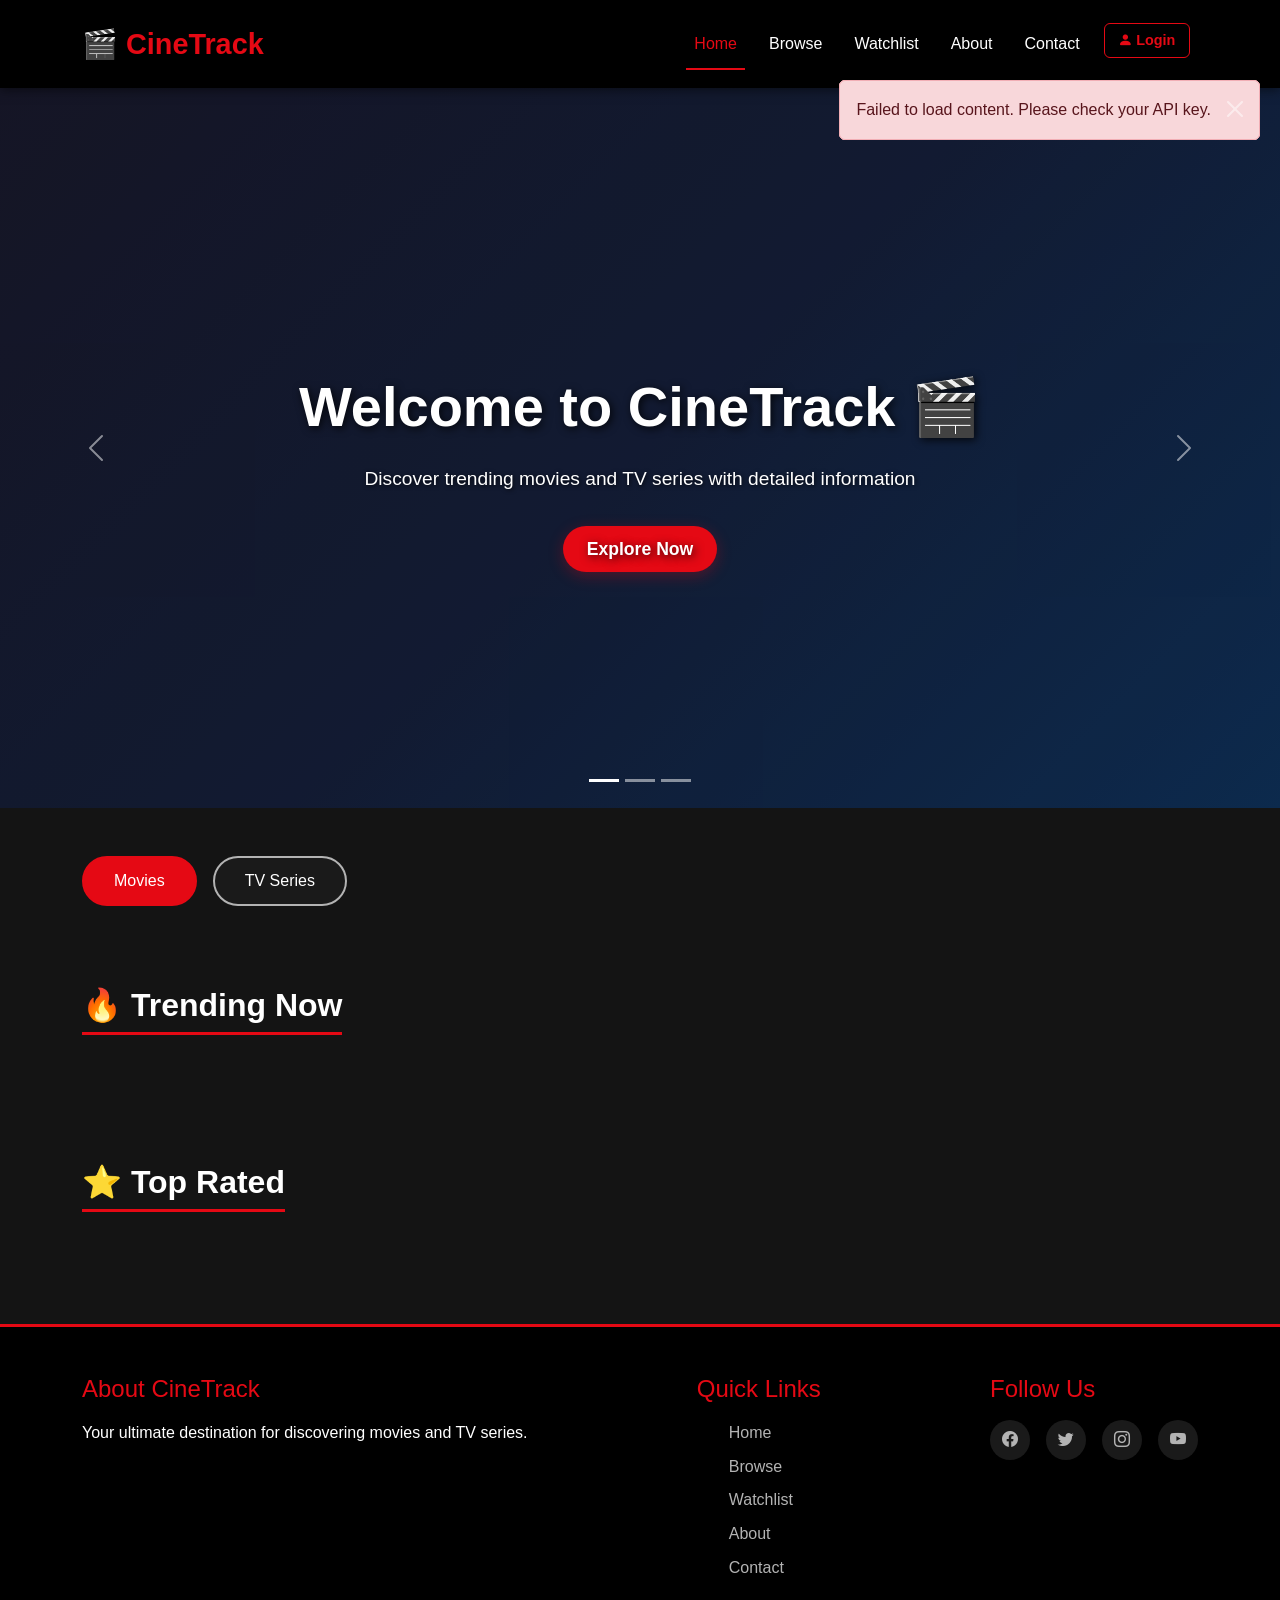
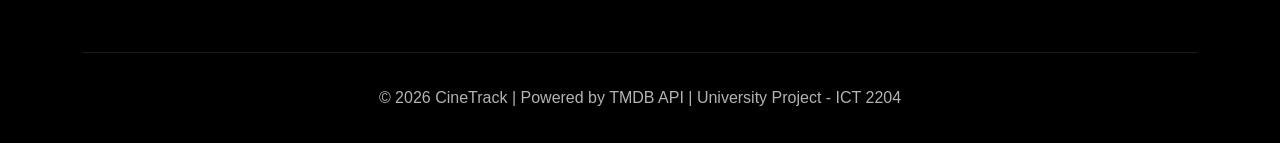
<file: index.html>
<!DOCTYPE html>
<html lang="en">
<head>
    <meta charset="UTF-8">
    <meta name="viewport" content="width=device-width, initial-scale=1.0">
    <meta name="description" content="CineTrack - Discover trending movies and TV series with detailed information, ratings, and personal watchlist">
    <title>CineTrack - Movie & TV Series Discovery</title>
    
    <!-- Bootstrap CSS -->
    <link href="https://cdn.jsdelivr.net/npm/bootstrap@5.3.0/dist/css/bootstrap.min.css" rel="stylesheet">
    <!-- Bootstrap Icons -->
    <link rel="stylesheet" href="https://cdn.jsdelivr.net/npm/bootstrap-icons@1.10.0/font/bootstrap-icons.css">
    <!-- Custom CSS -->
    <link rel="stylesheet" href="css/style.css">
</head>
<body>
    <!-- Navigation Bar -->
    <nav class="navbar navbar-expand-lg navbar-dark">
        <div class="container">
            <a class="navbar-brand" href="index.html">🎬 CineTrack</a>
            <button class="navbar-toggler" type="button" data-bs-toggle="collapse" data-bs-target="#navbarNav">
                <span class="navbar-toggler-icon"></span>
            </button>
            <div class="collapse navbar-collapse" id="navbarNav">
                <ul class="navbar-nav ms-auto">
                    <li class="nav-item">
                        <a class="nav-link active" href="index.html">Home</a>
                    </li>
                    <li class="nav-item">
                        <a class="nav-link" href="browse.html">Browse</a>
                    </li>
                    <li class="nav-item">
                        <a class="nav-link" href="watchlist.html" onclick="return checkWatchlistAccess(event)">Watchlist</a>
                    </li>
                    <li class="nav-item">
                        <a class="nav-link" href="about.html">About</a>
                    </li>
                    <li class="nav-item">
                        <a class="nav-link" href="contact.html">Contact</a>
                    </li>
                    <li class="nav-item auth-nav-item"></li>
                </ul>
            </div>
        </div>
    </nav>

    <!-- Featured Carousel -->
    <div id="featuredCarousel" class="carousel slide hero-section" data-bs-ride="carousel" data-bs-interval="5000">
        <div class="carousel-indicators" id="carouselIndicators">
            <!-- Dynamically generated -->
        </div>
        <div class="carousel-inner" id="carouselInner">
            <!-- Skeleton loader while TMDB images load -->
            <div class="carousel-item active">
                <div class="carousel-skeleton">
                    <div class="skeleton-shimmer"></div>
                </div>
                <div class="carousel-caption">
                    <div class="skeleton-text"></div>
                    <div class="skeleton-text short"></div>
                </div>
            </div>
        </div>
        <button class="carousel-control-prev" type="button" data-bs-target="#featuredCarousel" data-bs-slide="prev">
            <span class="carousel-control-prev-icon"></span>
        </button>
        <button class="carousel-control-next" type="button" data-bs-target="#featuredCarousel" data-bs-slide="next">
            <span class="carousel-control-next-icon"></span>
        </button>
    </div>

    <!-- Main Content -->
    <div class="container mt-5">
        <!-- Category Tabs -->
        <div class="category-tabs">
            <button class="tab-btn active" onclick="switchCategory('movie')">Movies</button>
            <button class="tab-btn" onclick="switchCategory('tv')">TV Series</button>
        </div>

        <!-- Trending Section -->
        <section id="trending-section">
            <h2 class="section-title">🔥 Trending Now</h2>
            <div id="loading-trending" class="loading">
                <div class="spinner"></div>
                <p>Loading trending content...</p>
            </div>
            <div class="row" id="trending-container"></div>
        </section>

        <!-- Top Rated Section -->
        <section id="top-rated-section" class="mt-5">
            <h2 class="section-title">⭐ Top Rated</h2>
            <div id="loading-top-rated" class="loading">
                <div class="spinner"></div>
                <p>Loading top rated content...</p>
            </div>
            <div class="row" id="top-rated-container"></div>
        </section>
    </div>

    <!-- Movie Details Modal -->
    <div class="modal fade" id="movieModal" tabindex="-1">
        <div class="modal-dialog modal-lg">
            <div class="modal-content">
                <div class="modal-header">
                    <h5 class="modal-title">Movie Details</h5>
                    <button type="button" class="btn-close" data-bs-dismiss="modal"></button>
                </div>
                <div class="modal-body" id="movieModalBody">
                    <!-- Content loaded dynamically -->
                </div>
            </div>
        </div>
    </div>

    <!-- Footer -->
    <footer>
        <div class="container">
            <div class="footer-content">
                <div class="footer-section">
                    <h4>About CineTrack</h4>
                    <p>Your ultimate destination for discovering movies and TV series.</p>
                </div>
                <div class="footer-section">
                    <h4>Quick Links</h4>
                    <ul>
                        <li><a href="index.html">Home</a></li>
                        <li><a href="browse.html">Browse</a></li>
                        <li><a href="watchlist.html">Watchlist</a></li>
                        <li><a href="about.html">About</a></li>
                        <li><a href="contact.html">Contact</a></li>
                    </ul>
                </div>
                <div class="footer-section">
                    <h4>Follow Us</h4>
                    <div class="social-links">
                        <a href="#" class="social-link"><i class="bi bi-facebook"></i></a>
                        <a href="#" class="social-link"><i class="bi bi-twitter"></i></a>
                        <a href="#" class="social-link"><i class="bi bi-instagram"></i></a>
                        <a href="#" class="social-link"><i class="bi bi-youtube"></i></a>
                    </div>
                </div>
            </div>
            <div class="footer-bottom">
                <p>&copy; 2026 CineTrack | Powered by TMDB API | University Project - ICT 2204</p>
            </div>
        </div>
    </footer>

    <!-- Scroll to Top Button -->
    <button class="scroll-top" id="scrollTop">
        <i class="bi bi-arrow-up"></i>
    </button>

    <!-- Bootstrap JS -->
    <script src="https://cdn.jsdelivr.net/npm/bootstrap@5.3.0/dist/js/bootstrap.bundle.min.js"></script>
    <!-- Auth JS -->
    <script src="js/auth.js"></script>
    <!-- Main JS -->
    <script src="js/main.js"></script>
    <!-- Home Page Specific JS -->
    <script src="js/home.js"></script>
</body>
</html>
</file>
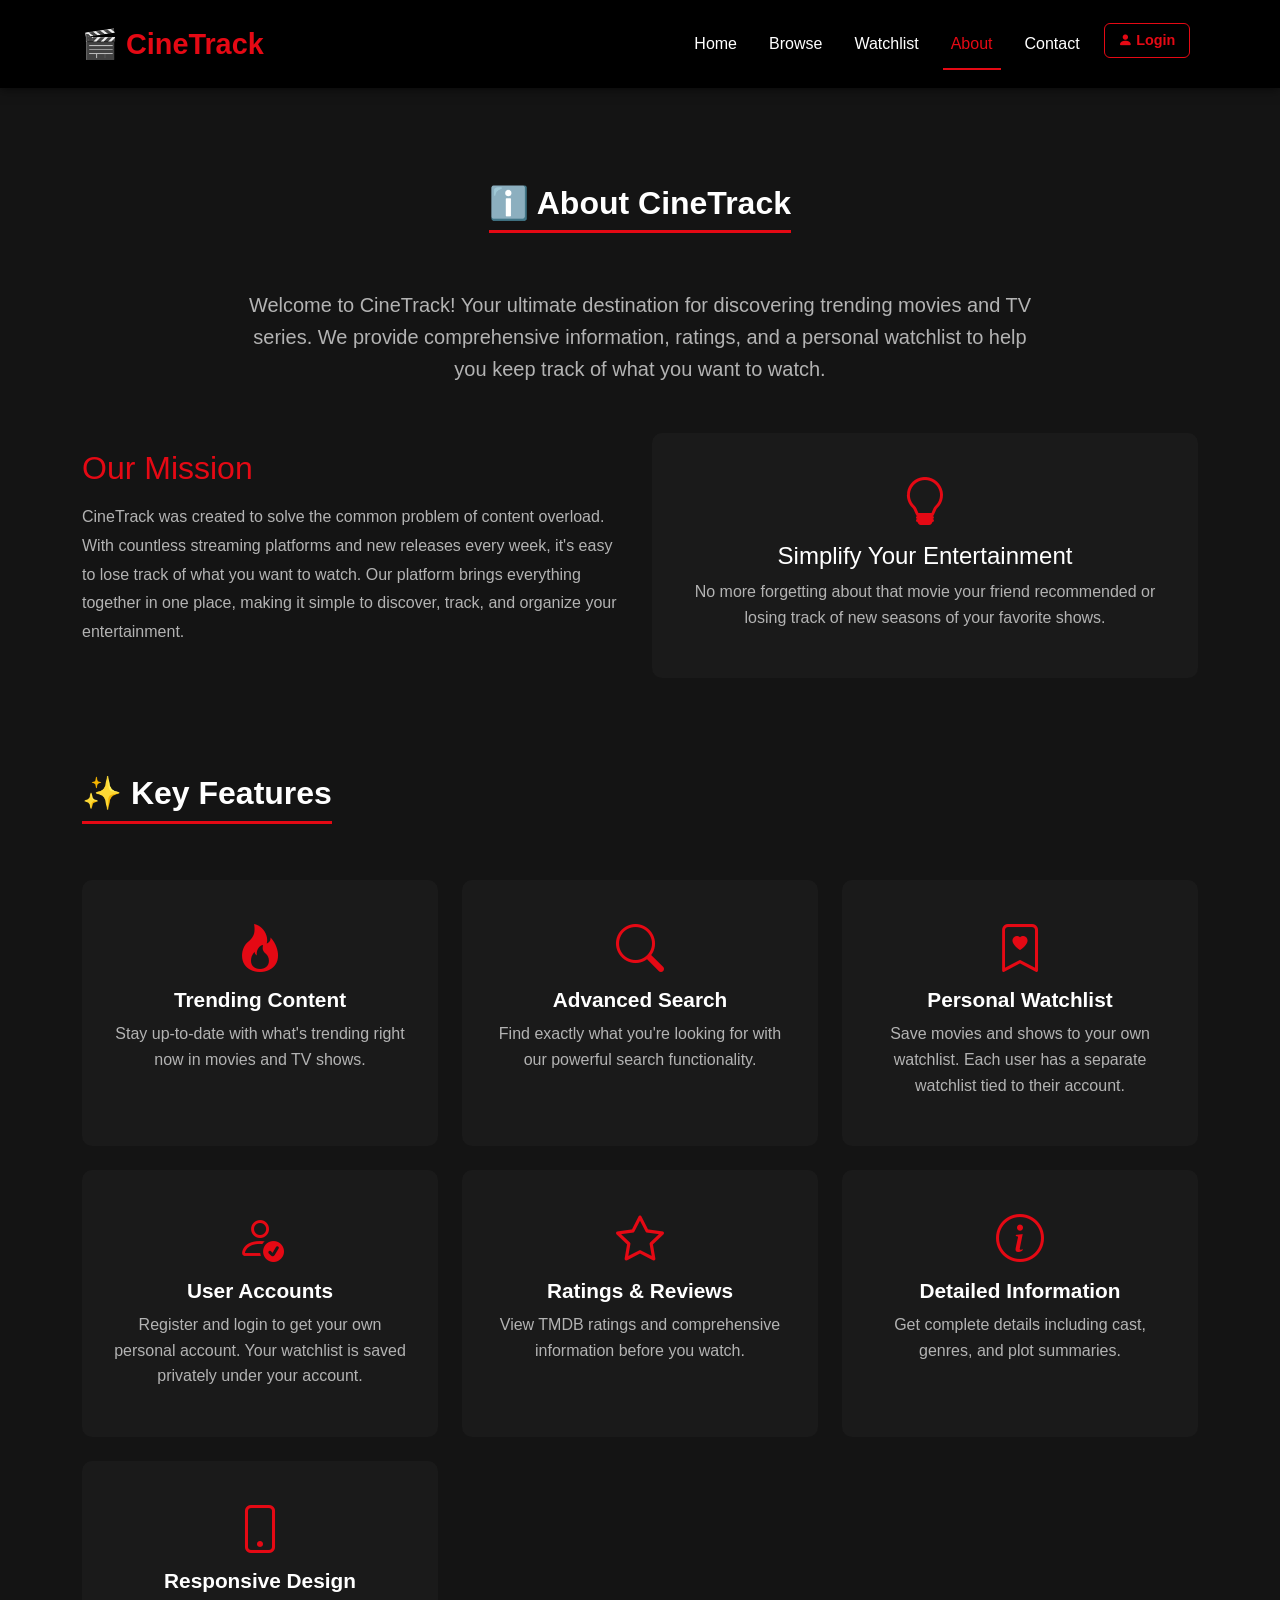
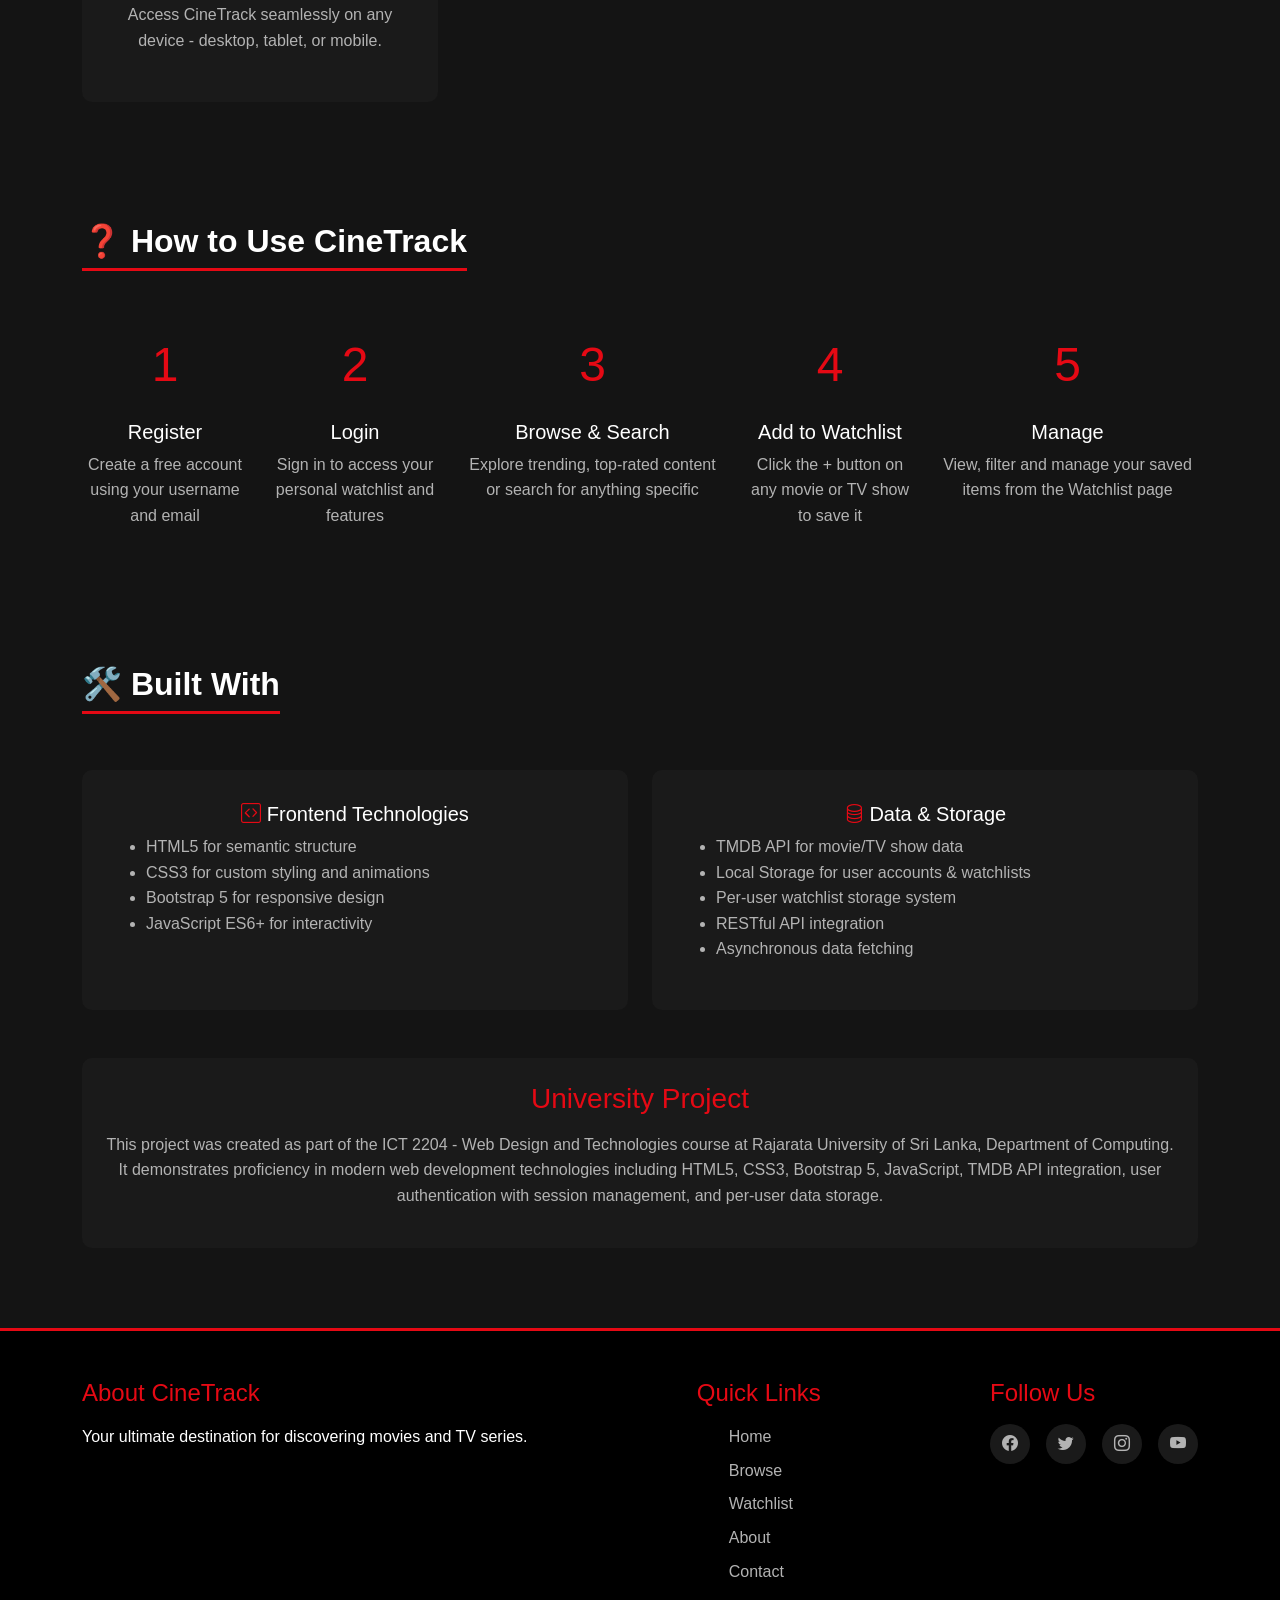
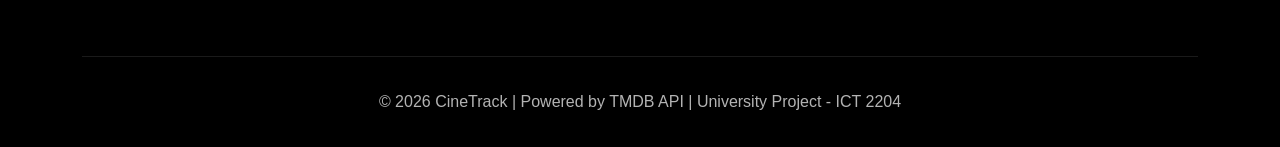
<file: about.html>
<!DOCTYPE html>
<html lang="en">
<head>
    <meta charset="UTF-8">
    <meta name="viewport" content="width=device-width, initial-scale=1.0">
    <meta name="description" content="Learn about CineTrack and its features">
    <title>About - CineTrack</title>
    
    <!-- Bootstrap CSS -->
    <link href="https://cdn.jsdelivr.net/npm/bootstrap@5.3.0/dist/css/bootstrap.min.css" rel="stylesheet">
    <!-- Bootstrap Icons -->
    <link rel="stylesheet" href="https://cdn.jsdelivr.net/npm/bootstrap-icons@1.10.0/font/bootstrap-icons.css">
    <!-- Custom CSS -->
    <link rel="stylesheet" href="css/style.css">
</head>
<body>
    <!-- Navigation Bar -->
    <nav class="navbar navbar-expand-lg navbar-dark">
        <div class="container">
            <a class="navbar-brand" href="index.html">🎬 CineTrack</a>
            <button class="navbar-toggler" type="button" data-bs-toggle="collapse" data-bs-target="#navbarNav">
                <span class="navbar-toggler-icon"></span>
            </button>
            <div class="collapse navbar-collapse" id="navbarNav">
                <ul class="navbar-nav ms-auto">
                    <li class="nav-item">
                        <a class="nav-link" href="index.html">Home</a>
                    </li>
                    <li class="nav-item">
                        <a class="nav-link" href="browse.html">Browse</a>
                    </li>
                    <li class="nav-item">
                        <a class="nav-link" href="watchlist.html" onclick="return checkWatchlistAccess(event)">Watchlist</a>
                    </li>
                    <li class="nav-item">
                        <a class="nav-link active" href="about.html">About</a>
                    </li>
                    <li class="nav-item">
                        <a class="nav-link" href="contact.html">Contact</a>
                    </li>
                    <li class="nav-item auth-nav-item"></li>
                </ul>
            </div>
        </div>
    </nav>

    <!-- Main Content -->
    <div class="container mt-5">
        <!-- About Section -->
        <section class="text-center mb-5">
            <h1 class="section-title d-inline-block">ℹ️ About CineTrack</h1>
            <p class="lead mt-4" style="max-width: 800px; margin: 0 auto; color: var(--text-secondary);">
                Welcome to CineTrack! Your ultimate destination for discovering trending movies and TV series. 
                We provide comprehensive information, ratings, and a personal watchlist to help you keep track 
                of what you want to watch.
            </p>
        </section>

        <!-- Mission Section -->
        <section class="mb-5">
            <div class="row align-items-center">
                <div class="col-md-6">
                    <h2 class="text-primary-custom mb-3">Our Mission</h2>
                    <p style="color: var(--text-secondary); line-height: 1.8;">
                        CineTrack was created to solve the common problem of content overload. With countless 
                        streaming platforms and new releases every week, it's easy to lose track of what you 
                        want to watch. Our platform brings everything together in one place, making it simple 
                        to discover, track, and organize your entertainment.
                    </p>
                </div>
                <div class="col-md-6">
                    <div class="feature-card">
                        <i class="bi bi-lightbulb feature-icon"></i>
                        <h4>Simplify Your Entertainment</h4>
                        <p class="feature-description">
                            No more forgetting about that movie your friend recommended or losing track of 
                            new seasons of your favorite shows.
                        </p>
                    </div>
                </div>
            </div>
        </section>

        <!-- Features Section -->
        <section class="mt-5 mb-5">
            <h2 class="section-title">✨ Key Features</h2>
            <div class="row mt-4">
                <div class="col-md-4 mb-4">
                    <div class="feature-card">
                        <i class="bi bi-fire feature-icon"></i>
                        <h4 class="feature-title">Trending Content</h4>
                        <p class="feature-description">
                            Stay up-to-date with what's trending right now in movies and TV shows.
                        </p>
                    </div>
                </div>
                <div class="col-md-4 mb-4">
                    <div class="feature-card">
                        <i class="bi bi-search feature-icon"></i>
                        <h4 class="feature-title">Advanced Search</h4>
                        <p class="feature-description">
                            Find exactly what you're looking for with our powerful search functionality.
                        </p>
                    </div>
                </div>
                <div class="col-md-4 mb-4">
                    <div class="feature-card">
                        <i class="bi bi-bookmark-heart feature-icon"></i>
                        <h4 class="feature-title">Personal Watchlist</h4>
                        <p class="feature-description">
                            Save movies and shows to your own watchlist. Each user has a separate watchlist tied to their account.
                        </p>
                    </div>
                </div>
                <div class="col-md-4 mb-4">
                    <div class="feature-card">
                        <i class="bi bi-person-check feature-icon"></i>
                        <h4 class="feature-title">User Accounts</h4>
                        <p class="feature-description">
                            Register and login to get your own personal account. Your watchlist is saved privately under your account.
                        </p>
                    </div>
                </div>
                <div class="col-md-4 mb-4">
                    <div class="feature-card">
                        <i class="bi bi-star feature-icon"></i>
                        <h4 class="feature-title">Ratings & Reviews</h4>
                        <p class="feature-description">
                            View TMDB ratings and comprehensive information before you watch.
                        </p>
                    </div>
                </div>
                <div class="col-md-4 mb-4">
                    <div class="feature-card">
                        <i class="bi bi-info-circle feature-icon"></i>
                        <h4 class="feature-title">Detailed Information</h4>
                        <p class="feature-description">
                            Get complete details including cast, genres, and plot summaries.
                        </p>
                    </div>
                </div>
                <div class="col-md-4 mb-4">
                    <div class="feature-card">
                        <i class="bi bi-phone feature-icon"></i>
                        <h4 class="feature-title">Responsive Design</h4>
                        <p class="feature-description">
                            Access CineTrack seamlessly on any device - desktop, tablet, or mobile.
                        </p>
                    </div>
                </div>
            </div>
        </section>

        <!-- How It Works Section -->
        <section class="mb-5">
            <h2 class="section-title">❓ How to Use CineTrack</h2>
            <div class="row mt-4">
                <div class="col-md-2 text-center mb-4">
                    <div class="feature-icon mb-3">1</div>
                    <h5>Register</h5>
                    <p style="color: var(--text-secondary);">
                        Create a free account using your username and email
                    </p>
                </div>
                <div class="col-md-2 text-center mb-4">
                    <div class="feature-icon mb-3">2</div>
                    <h5>Login</h5>
                    <p style="color: var(--text-secondary);">
                        Sign in to access your personal watchlist and features
                    </p>
                </div>
                <div class="col-md-3 text-center mb-4">
                    <div class="feature-icon mb-3">3</div>
                    <h5>Browse & Search</h5>
                    <p style="color: var(--text-secondary);">
                        Explore trending, top-rated content or search for anything specific
                    </p>
                </div>
                <div class="col-md-2 text-center mb-4">
                    <div class="feature-icon mb-3">4</div>
                    <h5>Add to Watchlist</h5>
                    <p style="color: var(--text-secondary);">
                        Click the + button on any movie or TV show to save it
                    </p>
                </div>
                <div class="col-md-3 text-center mb-4">
                    <div class="feature-icon mb-3">5</div>
                    <h5>Manage</h5>
                    <p style="color: var(--text-secondary);">
                        View, filter and manage your saved items from the Watchlist page
                    </p>
                </div>
            </div>
        </section>

        <!-- Technology Section -->
        <section class="mb-5">
            <h2 class="section-title">🛠️ Built With</h2>
            <div class="row mt-4">
                <div class="col-md-6">
                    <div class="feature-card">
                        <h5><i class="bi bi-code-square text-primary-custom"></i> Frontend Technologies</h5>
                        <ul class="text-start" style="color: var(--text-secondary);">
                            <li>HTML5 for semantic structure</li>
                            <li>CSS3 for custom styling and animations</li>
                            <li>Bootstrap 5 for responsive design</li>
                            <li>JavaScript ES6+ for interactivity</li>
                        </ul>
                    </div>
                </div>
                <div class="col-md-6">
                    <div class="feature-card">
                        <h5><i class="bi bi-database text-primary-custom"></i> Data & Storage</h5>
                        <ul class="text-start" style="color: var(--text-secondary);">
                            <li>TMDB API for movie/TV show data</li>
                            <li>Local Storage for user accounts &amp; watchlists</li>
                            <li>Per-user watchlist storage system</li>
                            <li>RESTful API integration</li>
                            <li>Asynchronous data fetching</li>
                        </ul>
                    </div>
                </div>
            </div>
        </section>

        <!-- Project Info -->
        <section class="text-center mb-5 p-4" style="background-color: var(--light-bg); border-radius: 10px;">
            <h3 class="text-primary-custom mb-3">University Project</h3>
            <p style="color: var(--text-secondary);">
                This project was created as part of the ICT 2204 - Web Design and Technologies course at 
                Rajarata University of Sri Lanka, Department of Computing. It demonstrates proficiency in modern web 
                development technologies including HTML5, CSS3, Bootstrap 5, JavaScript, TMDB API integration, 
                user authentication with session management, and per-user data storage.
            </p>
        </section>
    </div>

    <!-- Footer -->
    <footer>
        <div class="container">
            <div class="footer-content">
                <div class="footer-section">
                    <h4>About CineTrack</h4>
                    <p>Your ultimate destination for discovering movies and TV series.</p>
                </div>
                <div class="footer-section">
                    <h4>Quick Links</h4>
                    <ul>
                        <li><a href="index.html">Home</a></li>
                        <li><a href="browse.html">Browse</a></li>
                        <li><a href="watchlist.html">Watchlist</a></li>
                        <li><a href="about.html">About</a></li>
                        <li><a href="contact.html">Contact</a></li>
                    </ul>
                </div>
                <div class="footer-section">
                    <h4>Follow Us</h4>
                    <div class="social-links">
                        <a href="#" class="social-link"><i class="bi bi-facebook"></i></a>
                        <a href="#" class="social-link"><i class="bi bi-twitter"></i></a>
                        <a href="#" class="social-link"><i class="bi bi-instagram"></i></a>
                        <a href="#" class="social-link"><i class="bi bi-youtube"></i></a>
                    </div>
                </div>
            </div>
            <div class="footer-bottom">
                <p>&copy; 2026 CineTrack | Powered by TMDB API | University Project - ICT 2204</p>
            </div>
        </div>
    </footer>

    <!-- Scroll to Top Button -->
    <button class="scroll-top" id="scrollTop">
        <i class="bi bi-arrow-up"></i>
    </button>

    <!-- Bootstrap JS -->
    <script src="https://cdn.jsdelivr.net/npm/bootstrap@5.3.0/dist/js/bootstrap.bundle.min.js"></script>
    <!-- Auth JS -->
    <script src="js/auth.js"></script>
    <!-- Main JS -->
    <script src="js/main.js"></script>
</body>
</html>
</file>
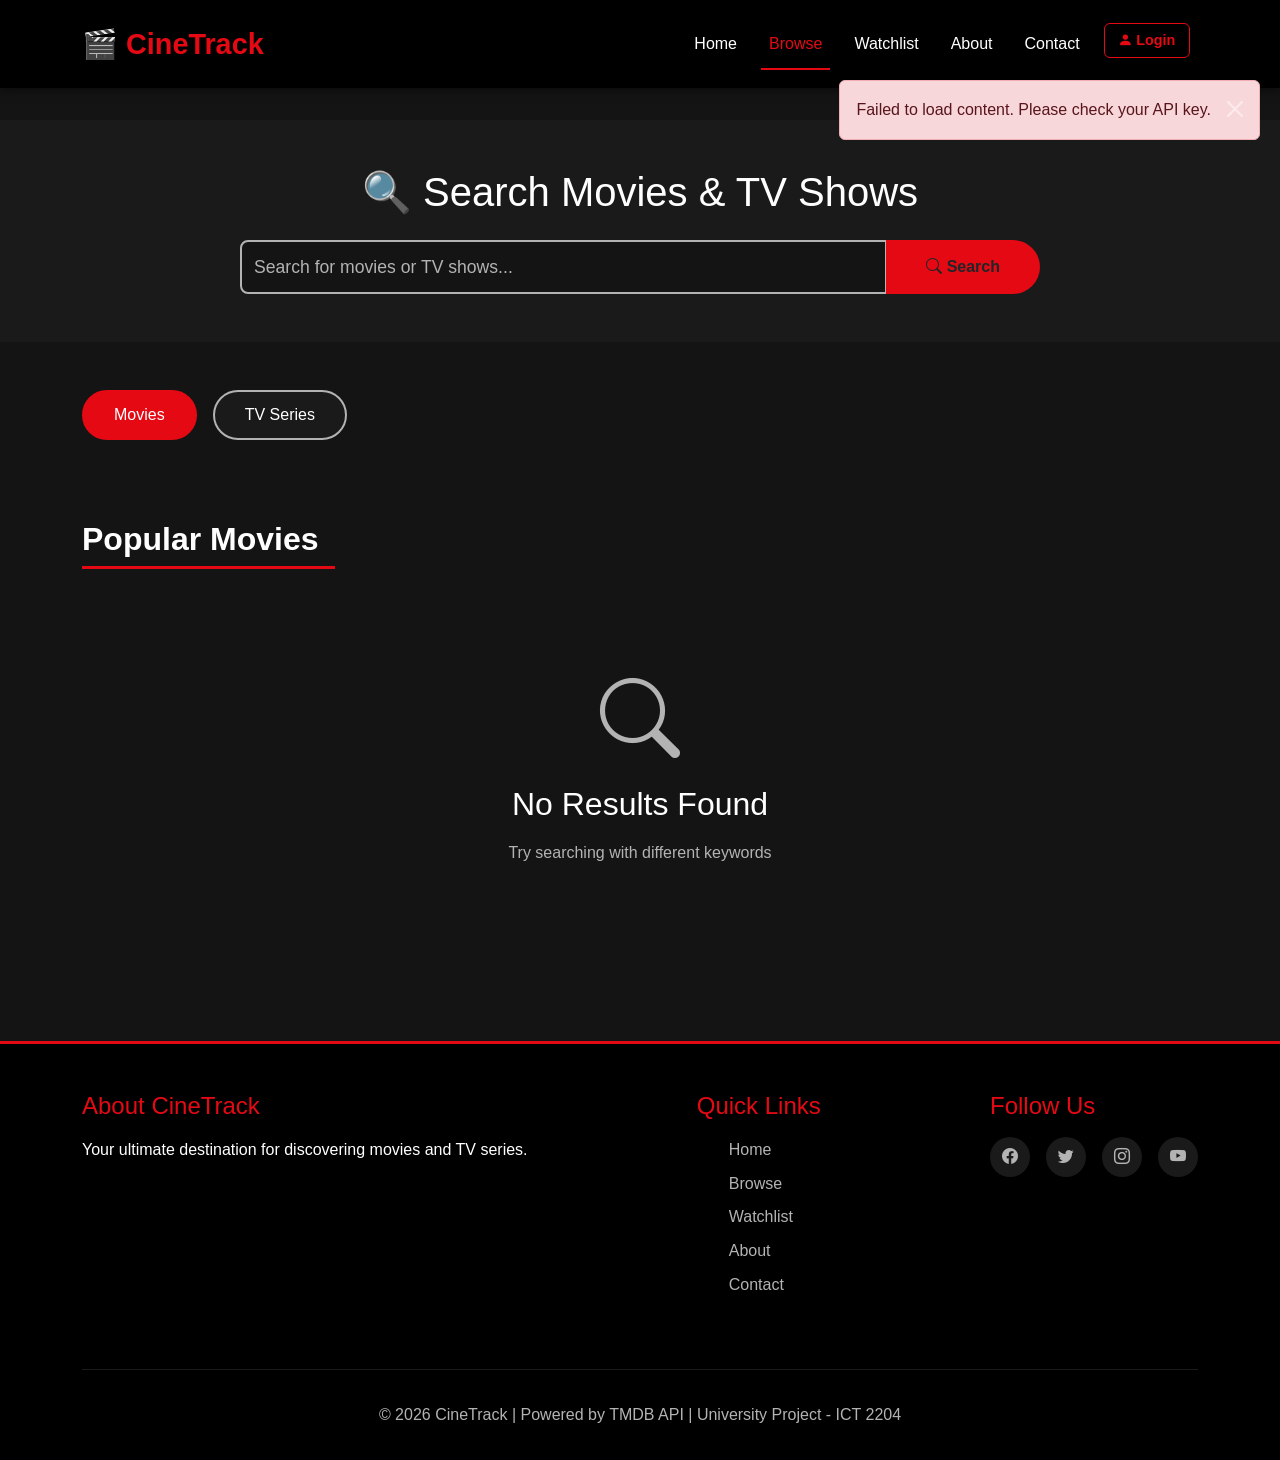
<file: browse.html>
<!DOCTYPE html>
<html lang="en">
<head>
    <meta charset="UTF-8">
    <meta name="viewport" content="width=device-width, initial-scale=1.0">
    <meta name="description" content="Browse and search movies and TV series">
    <title>Browse - CineTrack</title>
    
    <!-- Bootstrap CSS -->
    <link href="https://cdn.jsdelivr.net/npm/bootstrap@5.3.0/dist/css/bootstrap.min.css" rel="stylesheet">
    <!-- Bootstrap Icons -->
    <link rel="stylesheet" href="https://cdn.jsdelivr.net/npm/bootstrap-icons@1.10.0/font/bootstrap-icons.css">
    <!-- Custom CSS -->
    <link rel="stylesheet" href="css/style.css">
</head>
<body>
    <!-- Navigation Bar -->
    <nav class="navbar navbar-expand-lg navbar-dark">
        <div class="container">
            <a class="navbar-brand" href="index.html">🎬 CineTrack</a>
            <button class="navbar-toggler" type="button" data-bs-toggle="collapse" data-bs-target="#navbarNav">
                <span class="navbar-toggler-icon"></span>
            </button>
            <div class="collapse navbar-collapse" id="navbarNav">
                <ul class="navbar-nav ms-auto">
                    <li class="nav-item">
                        <a class="nav-link" href="index.html">Home</a>
                    </li>
                    <li class="nav-item">
                        <a class="nav-link active" href="browse.html">Browse</a>
                    </li>
                    <li class="nav-item">
                        <a class="nav-link" href="watchlist.html" onclick="return checkWatchlistAccess(event)">Watchlist</a>
                    </li>
                    <li class="nav-item">
                        <a class="nav-link" href="about.html">About</a>
                    </li>
                    <li class="nav-item">
                        <a class="nav-link" href="contact.html">Contact</a>
                    </li>
                    <li class="nav-item auth-nav-item"></li>
                </ul>
            </div>
        </div>
    </nav>

    <!-- Search Section -->
    <div class="search-section">
        <div class="container">
            <h1 class="text-center mb-4">🔍 Search Movies & TV Shows</h1>
            <form id="searchForm" class="search-bar" onsubmit="return handleSearch(event)">
                <div class="input-group">
                    <input type="text" 
                           id="searchInput" 
                           class="form-control search-input" 
                           placeholder="Search for movies or TV shows..." 
                           required 
                           minlength="2">
                    <button type="submit" class="btn search-btn">
                        <i class="bi bi-search"></i> Search
                    </button>
                </div>
            </form>
        </div>
    </div>

    <!-- Main Content -->
    <div class="container mt-5">
        <!-- Category Tabs -->
        <div class="category-tabs">
            <button class="tab-btn active" onclick="switchBrowseCategory('movie')">Movies</button>
            <button class="tab-btn" onclick="switchBrowseCategory('tv')">TV Series</button>
        </div>

        <!-- Results Section -->
        <section id="results-section">
            <div id="results-header" class="d-flex justify-content-between align-items-center mb-4" style="display: none !important;">
                <h2 class="section-title mb-0">
                    <span id="results-title">Popular Movies</span>
                    <span id="results-count" class="text-muted" style="font-size: 1.2rem; margin-left: 1rem;"></span>
                </h2>
            </div>
            
            <div id="loading-results" class="loading" style="display: none;">
                <div class="spinner"></div>
                <p>Searching...</p>
            </div>
            
            <div class="row" id="results-container"></div>
            
            <div id="no-results" class="empty-state" style="display: none;">
                <i class="bi bi-search"></i>
                <h3>No Results Found</h3>
                <p>Try searching with different keywords</p>
            </div>
        </section>
    </div>

    <!-- Movie Details Modal -->
    <div class="modal fade" id="movieModal" tabindex="-1">
        <div class="modal-dialog modal-lg">
            <div class="modal-content">
                <div class="modal-header">
                    <h5 class="modal-title">Movie Details</h5>
                    <button type="button" class="btn-close" data-bs-dismiss="modal"></button>
                </div>
                <div class="modal-body" id="movieModalBody">
                    <!-- Content loaded dynamically -->
                </div>
            </div>
        </div>
    </div>

    <!-- Footer -->
    <footer>
        <div class="container">
            <div class="footer-content">
                <div class="footer-section">
                    <h4>About CineTrack</h4>
                    <p>Your ultimate destination for discovering movies and TV series.</p>
                </div>
                <div class="footer-section">
                    <h4>Quick Links</h4>
                    <ul>
                        <li><a href="index.html">Home</a></li>
                        <li><a href="browse.html">Browse</a></li>
                        <li><a href="watchlist.html">Watchlist</a></li>
                        <li><a href="about.html">About</a></li>
                        <li><a href="contact.html">Contact</a></li>
                    </ul>
                </div>
                <div class="footer-section">
                    <h4>Follow Us</h4>
                    <div class="social-links">
                        <a href="#" class="social-link"><i class="bi bi-facebook"></i></a>
                        <a href="#" class="social-link"><i class="bi bi-twitter"></i></a>
                        <a href="#" class="social-link"><i class="bi bi-instagram"></i></a>
                        <a href="#" class="social-link"><i class="bi bi-youtube"></i></a>
                    </div>
                </div>
            </div>
            <div class="footer-bottom">
                <p>&copy; 2026 CineTrack | Powered by TMDB API | University Project - ICT 2204</p>
            </div>
        </div>
    </footer>

    <!-- Scroll to Top Button -->
    <button class="scroll-top" id="scrollTop">
        <i class="bi bi-arrow-up"></i>
    </button>

    <!-- Bootstrap JS -->
    <script src="https://cdn.jsdelivr.net/npm/bootstrap@5.3.0/dist/js/bootstrap.bundle.min.js"></script>
    <!-- Auth JS -->
    <script src="js/auth.js"></script>
    <!-- Main JS -->
    <script src="js/main.js"></script>
    <!-- Browse Page Specific JS -->
    <script src="js/browse.js"></script>
</body>
</html>
</file>
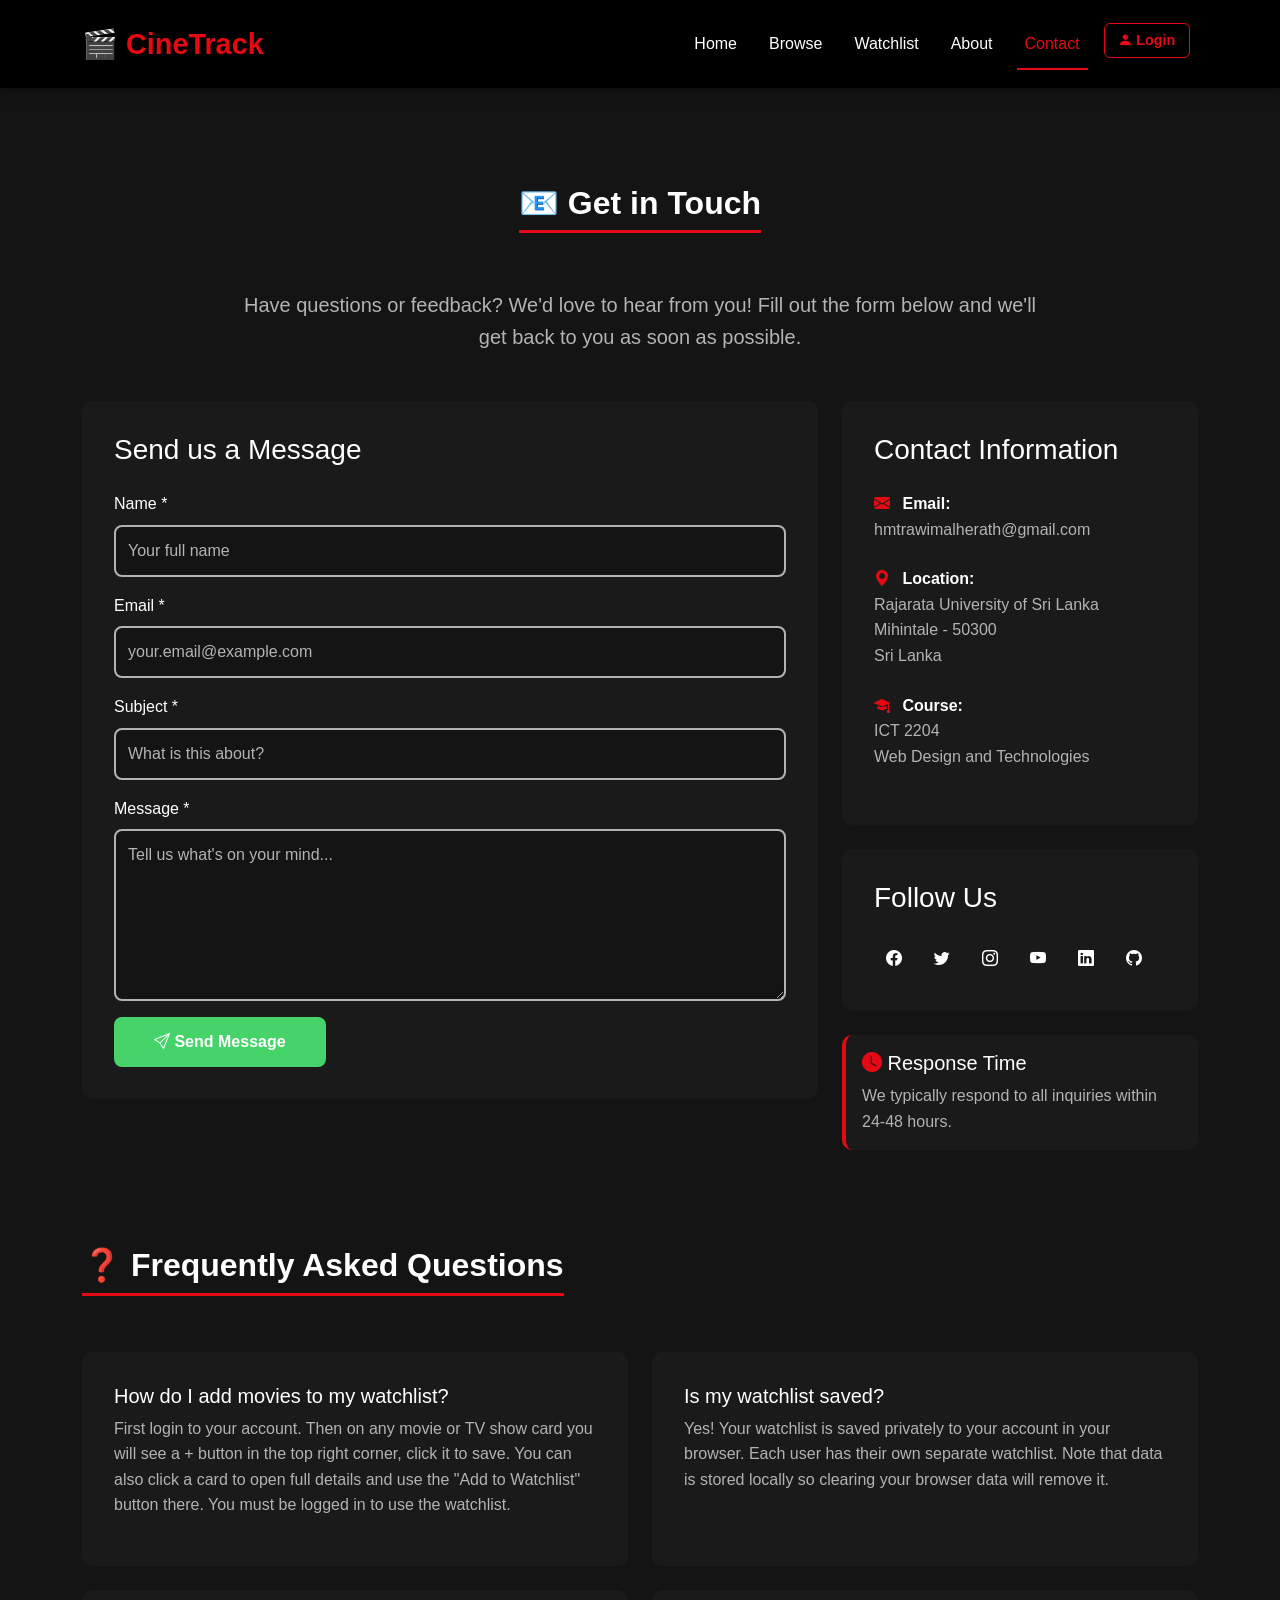
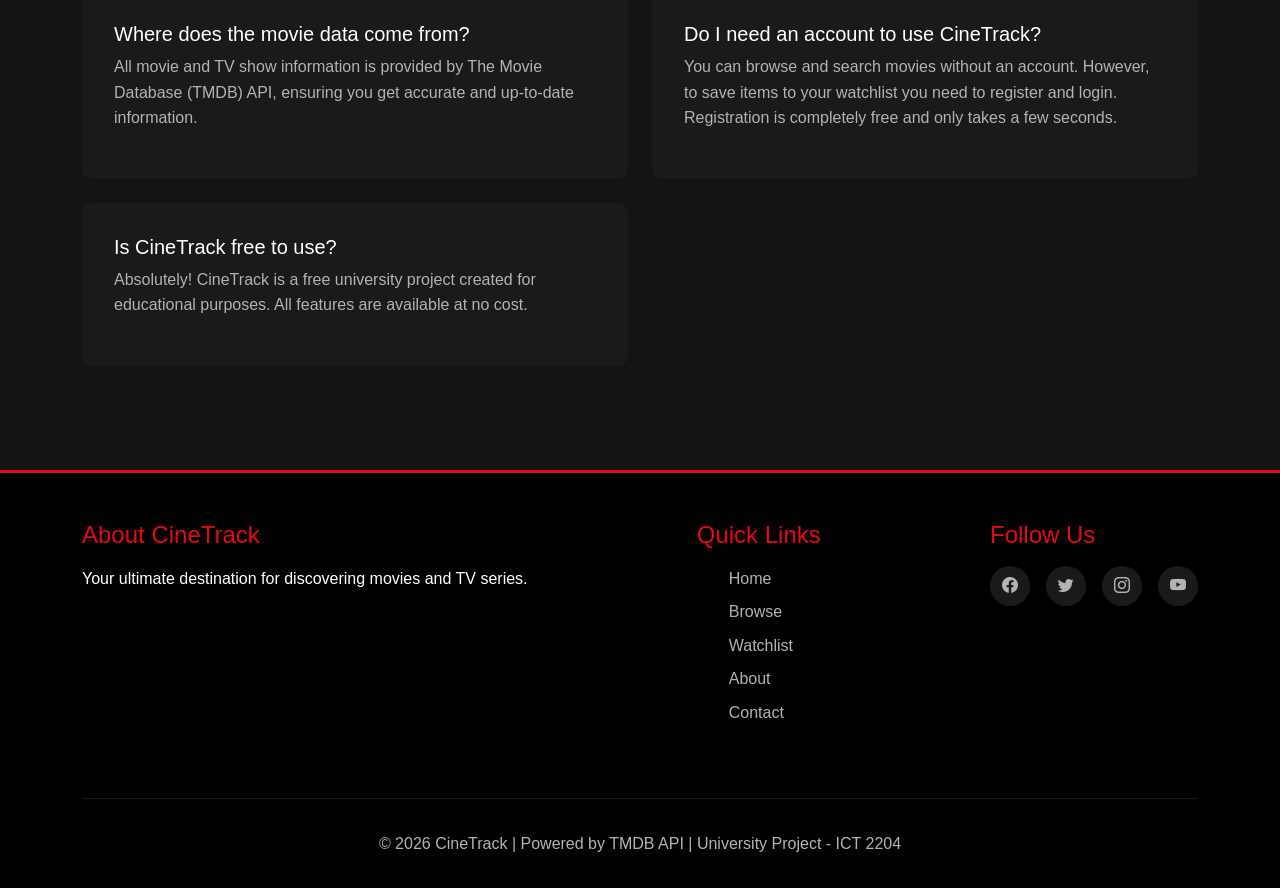
<file: contact.html>
<!DOCTYPE html>
<html lang="en">
<head>
    <meta charset="UTF-8">
    <meta name="viewport" content="width=device-width, initial-scale=1.0">
    <meta name="description" content="Contact CineTrack for questions and feedback">
    <title>Contact - CineTrack</title>
    
    <!-- Bootstrap CSS -->
    <link href="https://cdn.jsdelivr.net/npm/bootstrap@5.3.0/dist/css/bootstrap.min.css" rel="stylesheet">
    <!-- Bootstrap Icons -->
    <link rel="stylesheet" href="https://cdn.jsdelivr.net/npm/bootstrap-icons@1.10.0/font/bootstrap-icons.css">
    <!-- Custom CSS -->
    <link rel="stylesheet" href="css/style.css">
</head>
<body>
    <!-- Navigation Bar -->
    <nav class="navbar navbar-expand-lg navbar-dark">
        <div class="container">
            <a class="navbar-brand" href="index.html">🎬 CineTrack</a>
            <button class="navbar-toggler" type="button" data-bs-toggle="collapse" data-bs-target="#navbarNav">
                <span class="navbar-toggler-icon"></span>
            </button>
            <div class="collapse navbar-collapse" id="navbarNav">
                <ul class="navbar-nav ms-auto">
                    <li class="nav-item">
                        <a class="nav-link" href="index.html">Home</a>
                    </li>
                    <li class="nav-item">
                        <a class="nav-link" href="browse.html">Browse</a>
                    </li>
                    <li class="nav-item">
                        <a class="nav-link" href="watchlist.html" onclick="return checkWatchlistAccess(event)">Watchlist</a>
                    </li>
                    <li class="nav-item">
                        <a class="nav-link" href="about.html">About</a>
                    </li>
                    <li class="nav-item">
                        <a class="nav-link active" href="contact.html">Contact</a>
                    </li>
                    <li class="nav-item auth-nav-item"></li>
                </ul>
            </div>
        </div>
    </nav>

    <!-- Main Content -->
    <div class="container mt-5">
        <!-- Header -->
        <section class="text-center mb-5">
            <h1 class="section-title d-inline-block">📧 Get in Touch</h1>
            <p class="lead mt-4" style="max-width: 800px; margin: 0 auto; color: var(--text-secondary);">
                Have questions or feedback? We'd love to hear from you! Fill out the form below 
                and we'll get back to you as soon as possible.
            </p>
        </section>

        <!-- Contact Content -->
        <div class="row mt-5">
            <!-- Contact Form -->
            <div class="col-lg-8 mb-4">
                <div class="contact-form">
                    <h3 class="mb-4">Send us a Message</h3>
                    <form id="contactForm" onsubmit="return handleContactForm(event)">
                        <div class="mb-3">
                            <label for="name" class="form-label">Name *</label>
                            <input type="text" 
                                   class="form-control" 
                                   id="name" 
                                   name="name" 
                                   placeholder="Your full name" 
                                   required>
                            <div class="invalid-feedback">Please enter your name</div>
                        </div>

                        <div class="mb-3">
                            <label for="email" class="form-label">Email *</label>
                            <input type="email" 
                                   class="form-control" 
                                   id="email" 
                                   name="email" 
                                   placeholder="your.email@example.com" 
                                   required>
                            <div class="invalid-feedback">Please enter a valid email address</div>
                        </div>

                        <div class="mb-3">
                            <label for="subject" class="form-label">Subject *</label>
                            <input type="text" 
                                   class="form-control" 
                                   id="subject" 
                                   name="subject" 
                                   placeholder="What is this about?" 
                                   required>
                            <div class="invalid-feedback">Please enter a subject</div>
                        </div>

                        <div class="mb-3">
                            <label for="message" class="form-label">Message *</label>
                            <textarea class="form-control" 
                                      id="message" 
                                      name="message" 
                                      rows="6" 
                                      placeholder="Tell us what's on your mind..." 
                                      required></textarea>
                            <div class="invalid-feedback">Please enter your message</div>
                        </div>

                        <button type="submit" class="submit-btn">
                            <i class="bi bi-send"></i> Send Message
                        </button>
                    </form>
                </div>
            </div>

            <!-- Contact Information -->
            <div class="col-lg-4">
                <!-- Contact Info Card -->
                <div class="contact-info mb-4">
                    <h3 class="mb-4">Contact Information</h3>
                    <div class="contact-item">
                        <i class="bi bi-envelope-fill"></i>
                        <strong>Email:</strong><br>
                        <span style="color: var(--text-secondary);">hmtrawimalherath@gmail.com</span>
                    </div>
                    <div class="contact-item">
                        <i class="bi bi-geo-alt-fill"></i>
                        <strong>Location:</strong><br>
                        <span style="color: var(--text-secondary);">
                            Rajarata University of Sri Lanka<br>
                            Mihintale - 50300<br>
                            Sri Lanka
                        </span>
                    </div>
                    <div class="contact-item">
                        <i class="bi bi-mortarboard-fill"></i>
                        <strong>Course:</strong><br>
                        <span style="color: var(--text-secondary);">ICT 2204 <br>Web Design and Technologies</span>
                    </div>
                </div>

                <!-- Social Media Card -->
                <div class="contact-info">
                    <h3 class="mb-4">Follow Us</h3>
                    <div class="social-links d-flex gap-2 flex-wrap">
                        <a href="#" class="social-link" title="Facebook">
                            <i class="bi bi-facebook"></i>
                        </a>
                        <a href="#" class="social-link" title="Twitter">
                            <i class="bi bi-twitter"></i>
                        </a>
                        <a href="#" class="social-link" title="Instagram">
                            <i class="bi bi-instagram"></i>
                        </a>
                        <a href="#" class="social-link" title="YouTube">
                            <i class="bi bi-youtube"></i>
                        </a>
                        <a href="#" class="social-link" title="LinkedIn">
                            <i class="bi bi-linkedin"></i>
                        </a>
                        <a href="#" class="social-link" title="GitHub">
                            <i class="bi bi-github"></i>
                        </a>
                    </div>
                </div>

                <!-- Quick Response Info -->
                <div class="mt-4 p-3" style="background-color: var(--light-bg); border-radius: 10px; border-left: 4px solid var(--primary-color);">
                    <h5><i class="bi bi-clock-fill text-primary-custom"></i> Response Time</h5>
                    <p style="color: var(--text-secondary); margin-bottom: 0;">
                        We typically respond to all inquiries within 24-48 hours.
                    </p>
                </div>
            </div>
        </div>

        <!-- FAQ Section -->
        <section class="mt-5 mb-5">
            <h2 class="section-title">❓ Frequently Asked Questions</h2>
            <div class="row mt-4">
                <div class="col-md-6 mb-4">
                    <div class="feature-card text-start">
                        <h5>How do I add movies to my watchlist?</h5>
                        <p class="feature-description">
                            First login to your account. Then on any movie or TV show card you will see a 
                            + button in the top right corner, click it to save. 
                            You can also click a card to open full details and use the "Add to Watchlist" button there. 
                            You must be logged in to use the watchlist.
                        </p>
                    </div>
                </div>
                <div class="col-md-6 mb-4">
                    <div class="feature-card text-start">
                        <h5>Is my watchlist saved?</h5>
                        <p class="feature-description">
                            Yes! Your watchlist is saved privately to your account in your browser. 
                            Each user has their own separate watchlist. Note that data is stored locally 
                            so clearing your browser data will remove it.
                        </p>
                    </div>
                </div>
                <div class="col-md-6 mb-4">
                    <div class="feature-card text-start">
                        <h5>Where does the movie data come from?</h5>
                        <p class="feature-description">
                            All movie and TV show information is provided by The Movie Database (TMDB) API, 
                            ensuring you get accurate and up-to-date information.
                        </p>
                    </div>
                </div>
                <div class="col-md-6 mb-4">
                    <div class="feature-card text-start">
                        <h5>Do I need an account to use CineTrack?</h5>
                        <p class="feature-description">
                            You can browse and search movies without an account. However, to save items 
                            to your watchlist you need to register and login. Registration is completely 
                            free and only takes a few seconds.
                        </p>
                    </div>
                </div>
                <div class="col-md-6 mb-4">
                    <div class="feature-card text-start">
                        <h5>Is CineTrack free to use?</h5>
                        <p class="feature-description">
                            Absolutely! CineTrack is a free university project created for educational purposes. 
                            All features are available at no cost.
                        </p>
                    </div>
                </div>
            </div>
        </section>
    </div>

    <!-- Success Modal -->
    <div class="modal fade" id="successModal" tabindex="-1">
        <div class="modal-dialog">
            <div class="modal-content">
                <div class="modal-header">
                    <h5 class="modal-title">
                        <i class="bi bi-check-circle-fill text-success"></i> Message Sent!
                    </h5>
                    <button type="button" class="btn-close" data-bs-dismiss="modal"></button>
                </div>
                <div class="modal-body">
                    <p>Thank you for contacting us! We've received your message and will get back to you soon.</p>
                </div>
                <div class="modal-footer">
                    <button type="button" class="btn btn-watch" data-bs-dismiss="modal">Close</button>
                </div>
            </div>
        </div>
    </div>

    <!-- Footer -->
    <footer>
        <div class="container">
            <div class="footer-content">
                <div class="footer-section">
                    <h4>About CineTrack</h4>
                    <p>Your ultimate destination for discovering movies and TV series.</p>
                </div>
                <div class="footer-section">
                    <h4>Quick Links</h4>
                    <ul>
                        <li><a href="index.html">Home</a></li>
                        <li><a href="browse.html">Browse</a></li>
                        <li><a href="watchlist.html">Watchlist</a></li>
                        <li><a href="about.html">About</a></li>
                        <li><a href="contact.html">Contact</a></li>
                    </ul>
                </div>
                <div class="footer-section">
                    <h4>Follow Us</h4>
                    <div class="social-links">
                        <a href="#" class="social-link"><i class="bi bi-facebook"></i></a>
                        <a href="#" class="social-link"><i class="bi bi-twitter"></i></a>
                        <a href="#" class="social-link"><i class="bi bi-instagram"></i></a>
                        <a href="#" class="social-link"><i class="bi bi-youtube"></i></a>
                    </div>
                </div>
            </div>
            <div class="footer-bottom">
                <p>&copy; 2026 CineTrack | Powered by TMDB API | University Project - ICT 2204</p>
            </div>
        </div>
    </footer>

<script src="https://cdn.jsdelivr.net/npm/bootstrap@5.3.0/dist/js/bootstrap.bundle.min.js"></script>
    
<script src="js/auth.js"></script>
    <script src="js/main.js"></script>
    
<script src="js/contact.js"></script>
</body>
</html>
</file>
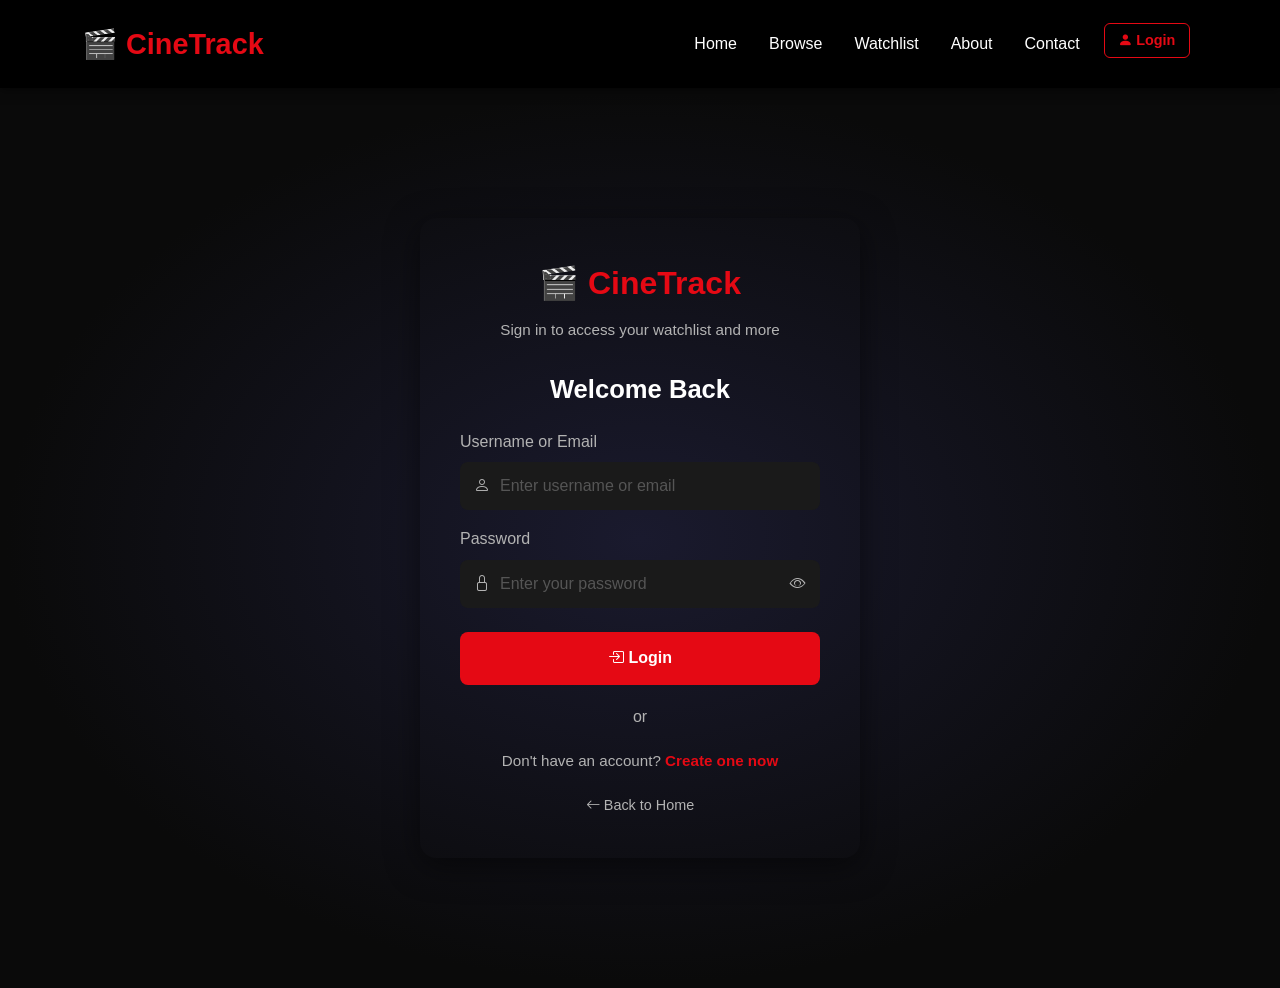
<file: login.html>
<!DOCTYPE html>
<html lang="en">
<head>
    <meta charset="UTF-8">
    <meta name="viewport" content="width=device-width, initial-scale=1.0">
    <meta name="description" content="Login to CineTrack">
    <title>Login - CineTrack</title>

    <!-- Bootstrap CSS -->
    <link href="https://cdn.jsdelivr.net/npm/bootstrap@5.3.0/dist/css/bootstrap.min.css" rel="stylesheet">
    <!-- Bootstrap Icons -->
    <link rel="stylesheet" href="https://cdn.jsdelivr.net/npm/bootstrap-icons@1.10.0/font/bootstrap-icons.css">
    <!-- Custom CSS -->
    <link rel="stylesheet" href="css/style.css">

    <style>
        .auth-page-wrapper {
            min-height: 100vh;
            display: flex;
            align-items: center;
            justify-content: center;
            padding: 2rem 1rem;
            background: radial-gradient(ellipse at center, #1a1a2e 0%, #0a0a0a 70%);
        }

        .auth-card {
            background: var(--card-bg);
            border: 1px solid var(--border-color);
            border-radius: 16px;
            padding: 2.5rem;
            width: 100%;
            max-width: 440px;
            box-shadow: 0 8px 32px rgba(0, 0, 0, 0.5);
        }

        .auth-logo {
            text-align: center;
            margin-bottom: 2rem;
        }

        .auth-logo a {
            font-size: 2rem;
            font-weight: 700;
            color: var(--primary-color);
            text-decoration: none;
        }

        .auth-logo p {
            color: var(--text-secondary);
            margin-top: 0.5rem;
            font-size: 0.95rem;
        }

        .auth-title {
            font-size: 1.6rem;
            font-weight: 700;
            color: var(--text-primary);
            margin-bottom: 1.5rem;
            text-align: center;
        }

        .auth-card .form-label {
            color: var(--text-secondary);
            font-weight: 500;
        }

        .auth-card .form-control {
            background: var(--light-bg);
            border: 1px solid var(--border-color);
            color: var(--text-primary);
            padding: 0.75rem 1rem;
            border-radius: 8px;
            transition: border-color 0.3s, box-shadow 0.3s;
        }

        .auth-card .form-control:focus {
            background: var(--light-bg);
            border-color: var(--primary-color);
            color: var(--text-primary);
            box-shadow: 0 0 0 3px rgba(229, 9, 20, 0.15);
        }

        .auth-card .form-control::placeholder {
            color: #555;
        }

        .auth-card .form-control.is-invalid {
            border-color: #dc3545;
        }

        .auth-submit-btn {
            width: 100%;
            padding: 0.85rem;
            background: var(--primary-color);
            color: white;
            border: none;
            border-radius: 8px;
            font-size: 1rem;
            font-weight: 600;
            cursor: pointer;
            transition: background 0.3s, transform 0.1s;
            margin-top: 0.5rem;
        }

        .auth-submit-btn:hover {
            background: var(--secondary-color);
            transform: translateY(-1px);
        }

        .auth-submit-btn:active {
            transform: translateY(0);
        }

        .auth-divider {
            text-align: center;
            color: var(--text-secondary);
            margin: 1.2rem 0;
            position: relative;
        }

        .auth-divider::before,
        .auth-divider::after {
            content: '';
            position: absolute;
            top: 50%;
            width: 42%;
            height: 1px;
            background: var(--border-color);
        }

        .auth-divider::before { left: 0; }
        .auth-divider::after { right: 0; }

        .auth-footer-link {
            text-align: center;
            color: var(--text-secondary);
            font-size: 0.95rem;
        }

        .auth-footer-link a {
            color: var(--primary-color);
            text-decoration: none;
            font-weight: 600;
        }

        .auth-footer-link a:hover {
            text-decoration: underline;
        }

        .input-icon-wrap {
            position: relative;
        }

        .input-icon-wrap > .bi {
            position: absolute;
            left: 0.9rem;
            top: 50%;
            transform: translateY(-50%);
            color: var(--text-secondary);
            pointer-events: none;
            z-index: 5;
        }

        .password-toggle .bi {
            pointer-events: none;
        }

        .input-icon-wrap .form-control {
            padding-left: 2.5rem;
        }

        .password-toggle {
            position: absolute;
            right: 0.9rem;
            top: 50%;
            transform: translateY(-50%);
            background: none;
            border: none;
            color: var(--text-secondary);
            cursor: pointer;
            padding: 0;
            z-index: 5;
        }

        .password-toggle:hover {
            color: var(--primary-color);
        }

        .back-home {
            text-align: center;
            margin-top: 1.2rem;
        }

        .back-home a {
            color: var(--text-secondary);
            text-decoration: none;
            font-size: 0.9rem;
        }

        .back-home a:hover {
            color: var(--primary-color);
        }
    </style>
</head>
<body>
    <!-- Navigation Bar -->
    <nav class="navbar navbar-expand-lg navbar-dark">
        <div class="container">
            <a class="navbar-brand" href="index.html">🎬 CineTrack</a>
            <button class="navbar-toggler" type="button" data-bs-toggle="collapse" data-bs-target="#navbarNav">
                <span class="navbar-toggler-icon"></span>
            </button>
            <div class="collapse navbar-collapse" id="navbarNav">
                <ul class="navbar-nav ms-auto">
                    <li class="nav-item"><a class="nav-link" href="index.html">Home</a></li>
                    <li class="nav-item"><a class="nav-link" href="browse.html">Browse</a></li>
                    <li class="nav-item"><a class="nav-link" href="watchlist.html" onclick="return checkWatchlistAccess(event)">Watchlist</a></li>
                    <li class="nav-item"><a class="nav-link" href="about.html">About</a></li>
                    <li class="nav-item"><a class="nav-link" href="contact.html">Contact</a></li>
                    <li class="nav-item auth-nav-item"></li>
                </ul>
            </div>
        </div>
    </nav>

    <!-- Auth Page -->
    <div class="auth-page-wrapper">
        <div class="auth-card">
            <div class="auth-logo">
                <a href="index.html">🎬 CineTrack</a>
                <p>Sign in to access your watchlist and more</p>
            </div>

            <h2 class="auth-title">Welcome Back</h2>

            <!-- Alert container -->
            <div id="auth-alert" style="display: none;"></div>

            <form id="loginForm" onsubmit="return handleLogin(event)">
                <div class="mb-3">
                    <label for="loginIdentifier" class="form-label">Username or Email</label>
                    <div class="input-icon-wrap">
                        <i class="bi bi-person"></i>
                        <input type="text"
                               class="form-control"
                               id="loginIdentifier"
                               placeholder="Enter username or email"
                               required>
                        <div class="invalid-feedback">Please enter your username or email</div>
                    </div>
                </div>

                <div class="mb-3">
                    <label for="loginPassword" class="form-label">Password</label>
                    <div class="input-icon-wrap">
                        <i class="bi bi-lock"></i>
                        <input type="password"
                               class="form-control"
                               id="loginPassword"
                               placeholder="Enter your password"
                               style="padding-right: 3rem;"
                               required>
                        <button type="button" 
                                class="password-toggle" 
                                onclick="togglePasswordVisibility('loginPassword', this)"
                                title="Show password">
                            <i class="bi bi-eye"></i>
                        </button>
                    </div>
                    <div class="invalid-feedback">Please enter your password</div>
                </div>

                <button type="submit" class="auth-submit-btn" id="loginBtn">
                    <i class="bi bi-box-arrow-in-right"></i> Login
                </button>
            </form>

            <div class="auth-divider">or</div>

            <div class="auth-footer-link">
                Don't have an account? <a href="register.html">Create one now</a>
            </div>

            <div class="back-home">
                <a href="index.html"><i class="bi bi-arrow-left"></i> Back to Home</a>
            </div>
        </div>
    </div>

    <!-- Bootstrap JS -->
    <script src="https://cdn.jsdelivr.net/npm/bootstrap@5.3.0/dist/js/bootstrap.bundle.min.js"></script>
    <!-- Auth JS (before main.js) -->
    <script src="js/auth.js"></script>
    <!-- Main JS -->
    <script src="js/main.js"></script>

    <script>
        // Redirect if already logged in
        document.addEventListener('DOMContentLoaded', function () {
            const user = getCurrentUser();
            if (user) {
                window.location.href = 'index.html';
            }
        });

        async function handleLogin(event) {
            event.preventDefault();

            const identifier = document.getElementById('loginIdentifier').value.trim();
            const password = document.getElementById('loginPassword').value;

            // Basic validation
            let valid = true;

            if (!identifier) {
                document.getElementById('loginIdentifier').classList.add('is-invalid');
                valid = false;
            } else {
                document.getElementById('loginIdentifier').classList.remove('is-invalid');
            }

            if (!password) {
                document.getElementById('loginPassword').classList.add('is-invalid');
                valid = false;
            } else {
                document.getElementById('loginPassword').classList.remove('is-invalid');
            }

            if (!valid) return false;

            // Submit to PHP backend
            const formData = new FormData();
            formData.append('email_or_username', identifier);
            formData.append('password', password);

            try {
                const response = await fetch('auth/login.php', {
                    method: 'POST',
                    body: formData
                });
                const result = await response.json();

                if (result.success) {
                    // Also save to localStorage for JS auth compatibility
                    localStorage.setItem('cinetrack_session', JSON.stringify(result.user));
                    showAuthAlert('Login successful! Redirecting...', 'success');
                    const params = new URLSearchParams(window.location.search);
                    const redirect = params.get('redirect') || 'index.php';
                    setTimeout(() => { window.location.href = redirect; }, 1000);
                } else {
                    showAuthAlert(result.message, 'danger');
                }
            } catch (err) {
                showAuthAlert('Connection error. Please try again.', 'danger');
            }

            return false;
        }

        function togglePasswordVisibility(inputId, btn) {
            const input = document.getElementById(inputId);
            const icon = btn.querySelector('i');
            if (input.type === 'password') {
                input.type = 'text';
                icon.className = 'bi bi-eye-slash';
                btn.setAttribute('title', 'Hide password');
            } else {
                input.type = 'password';
                icon.className = 'bi bi-eye';
                btn.setAttribute('title', 'Show password');
            }
        }

        function showAuthAlert(message, type) {
            const alertEl = document.getElementById('auth-alert');
            alertEl.style.display = 'block';
            alertEl.innerHTML = `
                <div class="alert alert-${type} alert-dismissible" role="alert" style="border-radius: 8px;">
                    ${message}
                    <button type="button" class="btn-close" data-bs-dismiss="alert"></button>
                </div>`;
        }
    </script>
</body>
</html>
</file>
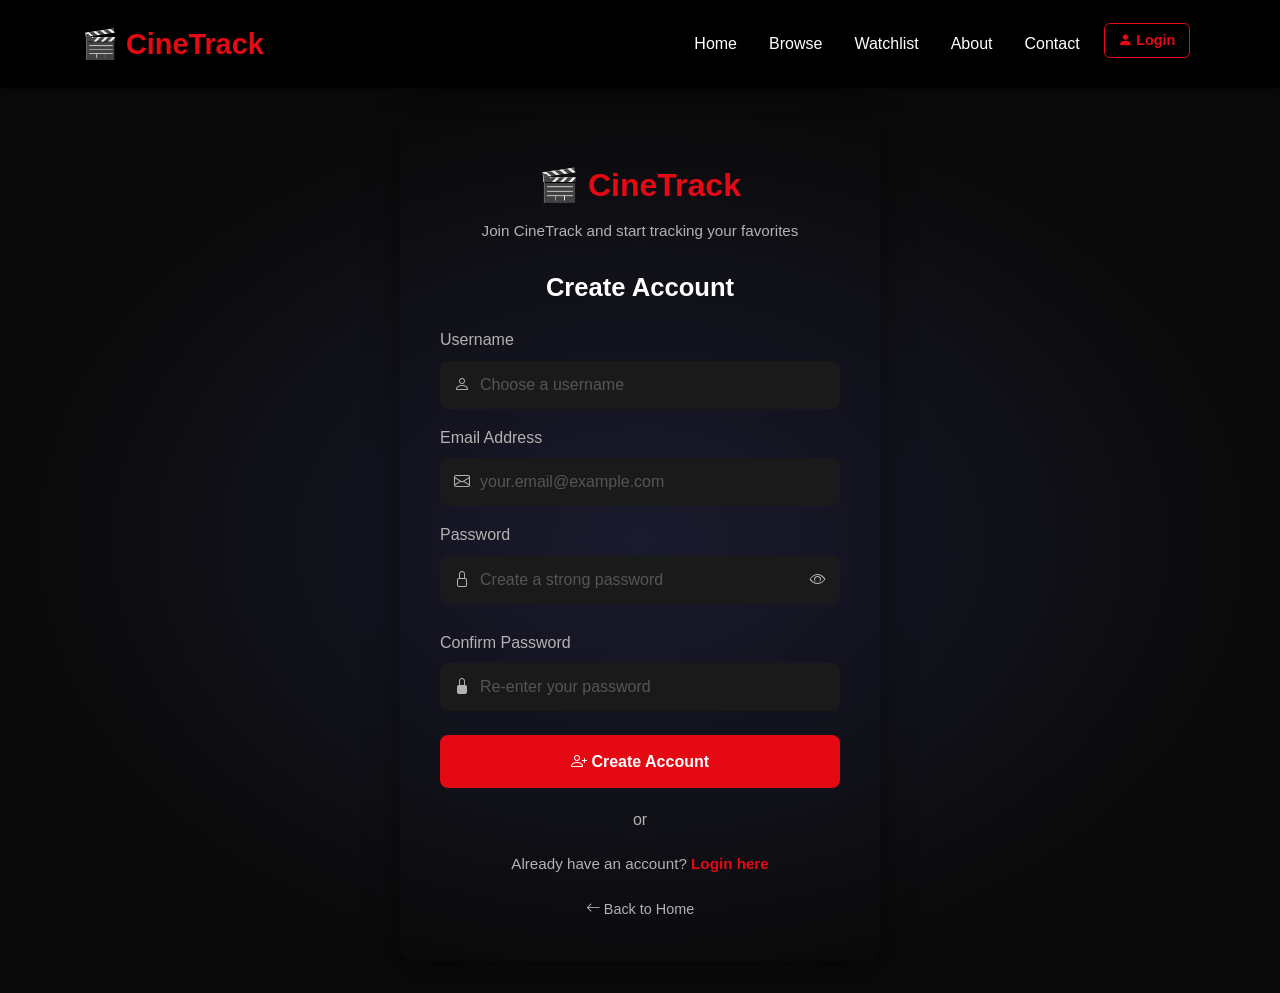
<file: register.html>
<!DOCTYPE html>
<html lang="en">
<head>
    <meta charset="UTF-8">
    <meta name="viewport" content="width=device-width, initial-scale=1.0">
    <meta name="description" content="Create a CineTrack account">
    <title>Register - CineTrack</title>

    <!-- Bootstrap CSS -->
    <link href="https://cdn.jsdelivr.net/npm/bootstrap@5.3.0/dist/css/bootstrap.min.css" rel="stylesheet">
    <!-- Bootstrap Icons -->
    <link rel="stylesheet" href="https://cdn.jsdelivr.net/npm/bootstrap-icons@1.10.0/font/bootstrap-icons.css">
    <!-- Custom CSS -->
    <link rel="stylesheet" href="css/style.css">

    <style>
        .auth-page-wrapper {
            min-height: 100vh;
            display: flex;
            align-items: center;
            justify-content: center;
            padding: 2rem 1rem;
            background: radial-gradient(ellipse at center, #1a1a2e 0%, #0a0a0a 70%);
        }

        .auth-card {
            background: var(--card-bg);
            border: 1px solid var(--border-color);
            border-radius: 16px;
            padding: 2.5rem;
            width: 100%;
            max-width: 480px;
            box-shadow: 0 8px 32px rgba(0, 0, 0, 0.5);
        }

        .auth-logo {
            text-align: center;
            margin-bottom: 1.8rem;
        }

        .auth-logo a {
            font-size: 2rem;
            font-weight: 700;
            color: var(--primary-color);
            text-decoration: none;
        }

        .auth-logo p {
            color: var(--text-secondary);
            margin-top: 0.5rem;
            font-size: 0.95rem;
        }

        .auth-title {
            font-size: 1.6rem;
            font-weight: 700;
            color: var(--text-primary);
            margin-bottom: 1.5rem;
            text-align: center;
        }

        .auth-card .form-label {
            color: var(--text-secondary);
            font-weight: 500;
        }

        .auth-card .form-control {
            background: var(--light-bg);
            border: 1px solid var(--border-color);
            color: var(--text-primary);
            padding: 0.75rem 1rem;
            border-radius: 8px;
            transition: border-color 0.3s, box-shadow 0.3s;
        }

        .auth-card .form-control:focus {
            background: var(--light-bg);
            border-color: var(--primary-color);
            color: var(--text-primary);
            box-shadow: 0 0 0 3px rgba(229, 9, 20, 0.15);
        }

        .auth-card .form-control::placeholder { color: #555; }
        .auth-card .form-control.is-invalid { border-color: #dc3545; }
        .auth-card .form-control.is-valid { border-color: #28a745; }

        .auth-submit-btn {
            width: 100%;
            padding: 0.85rem;
            background: var(--primary-color);
            color: white;
            border: none;
            border-radius: 8px;
            font-size: 1rem;
            font-weight: 600;
            cursor: pointer;
            transition: background 0.3s, transform 0.1s;
            margin-top: 0.5rem;
        }

        .auth-submit-btn:hover {
            background: var(--secondary-color);
            transform: translateY(-1px);
        }

        .auth-divider {
            text-align: center;
            color: var(--text-secondary);
            margin: 1.2rem 0;
            position: relative;
        }

        .auth-divider::before,
        .auth-divider::after {
            content: '';
            position: absolute;
            top: 50%;
            width: 42%;
            height: 1px;
            background: var(--border-color);
        }

        .auth-divider::before { left: 0; }
        .auth-divider::after { right: 0; }

        .auth-footer-link {
            text-align: center;
            color: var(--text-secondary);
            font-size: 0.95rem;
        }

        .auth-footer-link a {
            color: var(--primary-color);
            text-decoration: none;
            font-weight: 600;
        }

        .auth-footer-link a:hover { text-decoration: underline; }

        .input-icon-wrap {
            position: relative;
        }

        .input-icon-wrap > .bi {
            position: absolute;
            left: 0.9rem;
            top: 50%;
            transform: translateY(-50%);
            color: var(--text-secondary);
            pointer-events: none;
            z-index: 5;
        }

        .input-icon-wrap .form-control {
            padding-left: 2.5rem;
        }

        .password-toggle {
            position: absolute;
            right: 0.9rem;
            top: 50%;
            transform: translateY(-50%);
            background: none;
            border: none;
            color: var(--text-secondary);
            cursor: pointer;
            padding: 0;
            z-index: 5;
        }

        .password-toggle:hover { color: var(--primary-color); }

        .password-strength {
            height: 4px;
            border-radius: 2px;
            margin-top: 6px;
            transition: all 0.3s;
        }

        .strength-text {
            font-size: 0.8rem;
            margin-top: 3px;
        }

        .back-home {
            text-align: center;
            margin-top: 1.2rem;
        }

        .back-home a {
            color: var(--text-secondary);
            text-decoration: none;
            font-size: 0.9rem;
        }

        .back-home a:hover { color: var(--primary-color); }
    </style>
</head>
<body>
    <!-- Navigation Bar -->
    <nav class="navbar navbar-expand-lg navbar-dark">
        <div class="container">
            <a class="navbar-brand" href="index.html">🎬 CineTrack</a>
            <button class="navbar-toggler" type="button" data-bs-toggle="collapse" data-bs-target="#navbarNav">
                <span class="navbar-toggler-icon"></span>
            </button>
            <div class="collapse navbar-collapse" id="navbarNav">
                <ul class="navbar-nav ms-auto">
                    <li class="nav-item"><a class="nav-link" href="index.html">Home</a></li>
                    <li class="nav-item"><a class="nav-link" href="browse.html">Browse</a></li>
                    <li class="nav-item"><a class="nav-link" href="watchlist.html" onclick="return checkWatchlistAccess(event)">Watchlist</a></li>
                    <li class="nav-item"><a class="nav-link" href="about.html">About</a></li>
                    <li class="nav-item"><a class="nav-link" href="contact.html">Contact</a></li>
                    <li class="nav-item auth-nav-item"></li>
                </ul>
            </div>
        </div>
    </nav>

    <!-- Auth Page -->
    <div class="auth-page-wrapper">
        <div class="auth-card">
            <div class="auth-logo">
                <a href="index.html">🎬 CineTrack</a>
                <p>Join CineTrack and start tracking your favorites</p>
            </div>

            <h2 class="auth-title">Create Account</h2>

            <!-- Alert container -->
            <div id="auth-alert" style="display: none;"></div>

            <form id="registerForm" onsubmit="return handleRegister(event)">
                <div class="mb-3">
                    <label for="regUsername" class="form-label">Username</label>
                    <div class="input-icon-wrap">
                        <i class="bi bi-person"></i>
                        <input type="text"
                               class="form-control"
                               id="regUsername"
                               placeholder="Choose a username"
                               required
                               minlength="3"
                               maxlength="30">
                        <div class="invalid-feedback">Username must be at least 3 characters</div>
                    </div>
                </div>

                <div class="mb-3">
                    <label for="regEmail" class="form-label">Email Address</label>
                    <div class="input-icon-wrap">
                        <i class="bi bi-envelope"></i>
                        <input type="email"
                               class="form-control"
                               id="regEmail"
                               placeholder="your.email@example.com"
                               required>
                        <div class="invalid-feedback">Please enter a valid email address</div>
                    </div>
                </div>

                <div class="mb-3">
                    <label for="regPassword" class="form-label">Password</label>
                    <div class="input-icon-wrap">
                        <i class="bi bi-lock"></i>
                        <input type="password"
                               class="form-control"
                               id="regPassword"
                               placeholder="Create a strong password"
                               style="padding-right: 3rem;"
                               required
                               minlength="6"
                               oninput="updatePasswordStrength(this.value)">
                        <button type="button"
                                class="password-toggle"
                                onclick="togglePasswordVisibility('regPassword', this)"
                                title="Show password">
                            <i class="bi bi-eye"></i>
                        </button>
                    </div>
                    <div class="invalid-feedback">Password must be at least 6 characters</div>
                    <div id="password-strength-bar" class="password-strength bg-secondary" style="width: 0%;"></div>
                    <div id="password-strength-text" class="strength-text" style="color: var(--text-secondary);"></div>
                </div>

                <div class="mb-3">
                    <label for="regConfirmPassword" class="form-label">Confirm Password</label>
                    <div class="input-icon-wrap">
                        <i class="bi bi-lock-fill"></i>
                        <input type="password"
                               class="form-control"
                               id="regConfirmPassword"
                               placeholder="Re-enter your password"
                               required>
                        <div class="invalid-feedback">Passwords do not match</div>
                    </div>
                </div>

                <button type="submit" class="auth-submit-btn" id="registerBtn">
                    <i class="bi bi-person-plus"></i> Create Account
                </button>
            </form>

            <div class="auth-divider">or</div>

            <div class="auth-footer-link">
                Already have an account? <a href="login.html">Login here</a>
            </div>

            <div class="back-home">
                <a href="index.html"><i class="bi bi-arrow-left"></i> Back to Home</a>
            </div>
        </div>
    </div>

    <!-- Bootstrap JS -->
    <script src="https://cdn.jsdelivr.net/npm/bootstrap@5.3.0/dist/js/bootstrap.bundle.min.js"></script>
    <script src="js/auth.js"></script>
    <script src="js/main.js"></script>

    <script>
        // Redirect if already logged in
        document.addEventListener('DOMContentLoaded', function () {
            if (getCurrentUser()) {
                window.location.href = 'index.html';
            }
        });

        async function handleRegister(event) {
            event.preventDefault();

            const username = document.getElementById('regUsername').value.trim();
            const email = document.getElementById('regEmail').value.trim();
            const password = document.getElementById('regPassword').value;
            const confirmPassword = document.getElementById('regConfirmPassword').value;

            let valid = true;

            // Username validation
            const usernameEl = document.getElementById('regUsername');
            if (!username || username.length < 3) {
                usernameEl.classList.add('is-invalid');
                valid = false;
            } else {
                usernameEl.classList.remove('is-invalid');
            }

            // Email validation
            const emailEl = document.getElementById('regEmail');
            const emailRegex = /^[^\s@]+@[^\s@]+\.[^\s@]+$/;
            if (!email || !emailRegex.test(email)) {
                emailEl.classList.add('is-invalid');
                valid = false;
            } else {
                emailEl.classList.remove('is-invalid');
            }

            // Password validation
            const passwordEl = document.getElementById('regPassword');
            if (!password || password.length < 6) {
                passwordEl.classList.add('is-invalid');
                valid = false;
            } else {
                passwordEl.classList.remove('is-invalid');
            }

            // Confirm password
            const confirmEl = document.getElementById('regConfirmPassword');
            if (password !== confirmPassword) {
                confirmEl.classList.add('is-invalid');
                valid = false;
            } else {
                confirmEl.classList.remove('is-invalid');
            }

            if (!valid) return false;

            // Submit to PHP backend
            const formData = new FormData();
            formData.append('username', username);
            formData.append('email', email);
            formData.append('password', password);
            formData.append('confirm_password', confirmPassword);

            try {
                const response = await fetch('auth/register.php', {
                    method: 'POST',
                    body: formData
                });
                const result = await response.json();

                if (result.success) {
                    // Also save to localStorage for JS auth compatibility
                    localStorage.setItem('cinetrack_session', JSON.stringify(result.user));
                    showAuthAlert('Account created! Welcome to CineTrack! 🎬', 'success');
                    setTimeout(() => { window.location.href = 'index.php'; }, 1200);
                } else {
                    showAuthAlert(result.message, 'danger');
                }
            } catch (err) {
                showAuthAlert('Connection error. Please try again.', 'danger');
            }

            return false;
        }

        function updatePasswordStrength(password) {
            const bar = document.getElementById('password-strength-bar');
            const text = document.getElementById('password-strength-text');

            let strength = 0;
            if (password.length >= 6) strength++;
            if (password.length >= 10) strength++;
            if (/[A-Z]/.test(password)) strength++;
            if (/[0-9]/.test(password)) strength++;
            if (/[^A-Za-z0-9]/.test(password)) strength++;

            const levels = [
                { width: '0%', color: 'bg-secondary', label: '' },
                { width: '25%', color: 'bg-danger', label: '😟 Weak' },
                { width: '50%', color: 'bg-warning', label: '😐 Fair' },
                { width: '75%', color: 'bg-info', label: '😊 Good' },
                { width: '100%', color: 'bg-success', label: '💪 Strong' },
                { width: '100%', color: 'bg-success', label: '🔒 Very Strong' }
            ];

            const level = levels[Math.min(strength, 5)];
            bar.style.width = level.width;
            bar.className = `password-strength ${level.color}`;
            text.textContent = level.label;
        }

        function togglePasswordVisibility(inputId, btn) {
            const input = document.getElementById(inputId);
            const icon = btn.querySelector('i');
            if (input.type === 'password') {
                input.type = 'text';
                icon.className = 'bi bi-eye-slash';
                btn.setAttribute('title', 'Hide password');
            } else {
                input.type = 'password';
                icon.className = 'bi bi-eye';
                btn.setAttribute('title', 'Show password');
            }
        }

        function showAuthAlert(message, type) {
            const alertEl = document.getElementById('auth-alert');
            alertEl.style.display = 'block';
            alertEl.innerHTML = `
                <div class="alert alert-${type} alert-dismissible" role="alert" style="border-radius: 8px;">
                    ${message}
                    <button type="button" class="btn-close" data-bs-dismiss="alert"></button>
                </div>`;
        }
    </script>
</body>
</html>
</file>
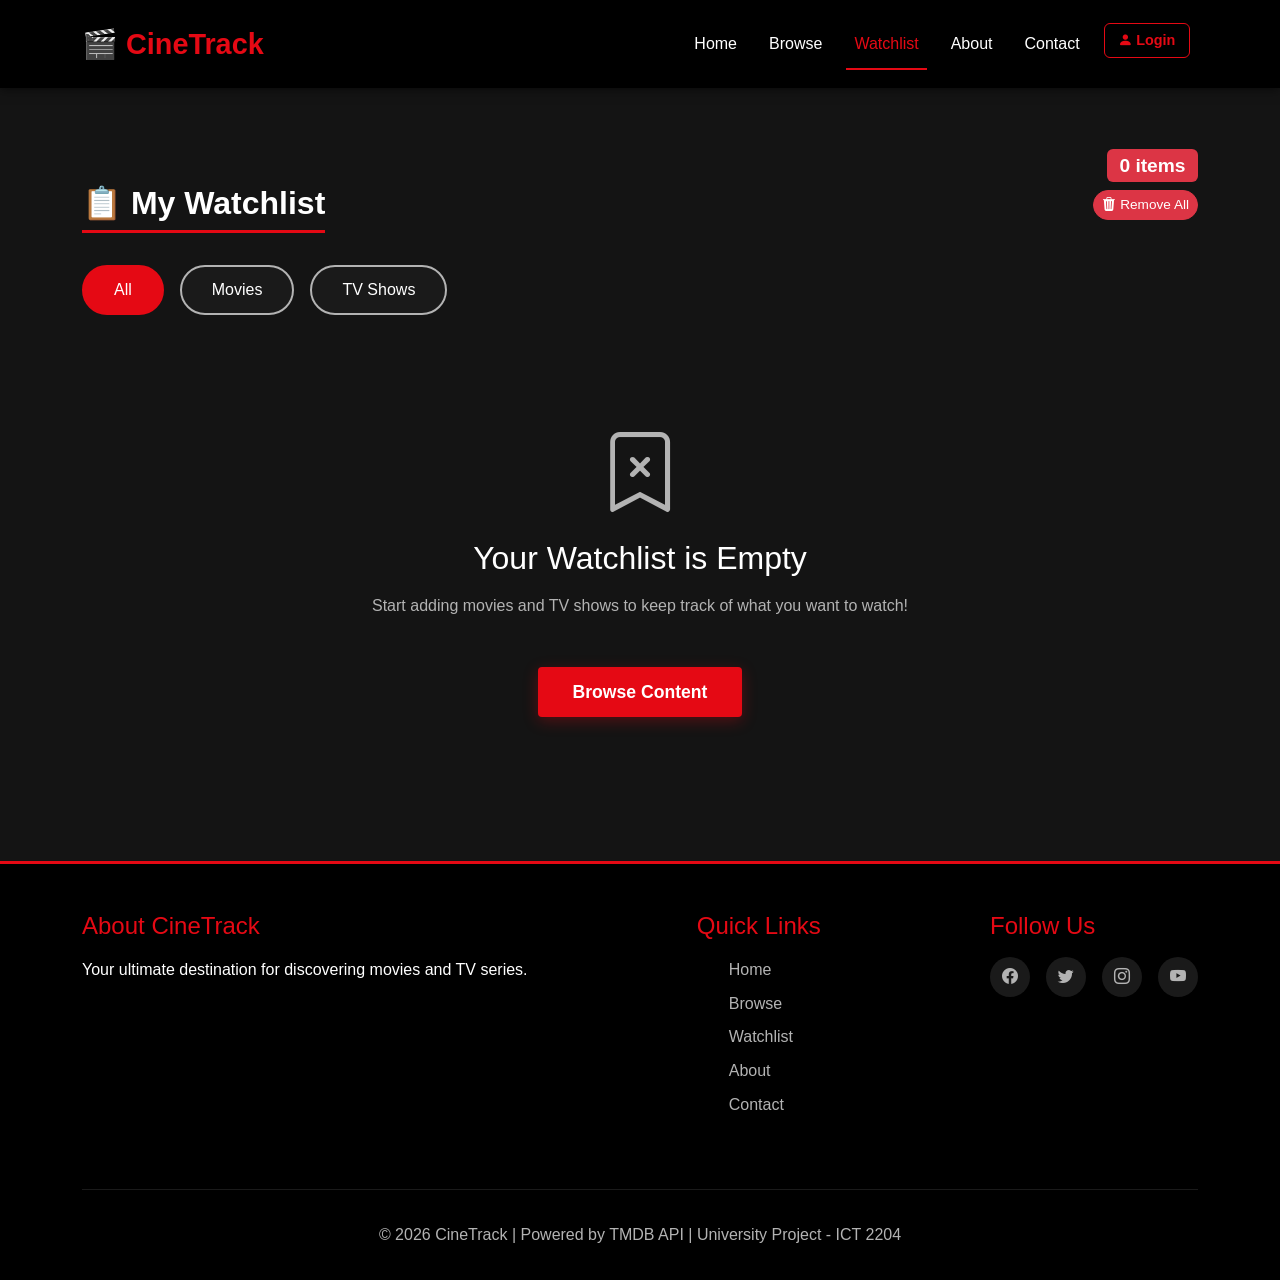
<file: watchlist.html>
<!DOCTYPE html>
<html lang="en">
<head>
    <meta charset="UTF-8">
    <meta name="viewport" content="width=device-width, initial-scale=1.0">
    <meta name="description" content="Your personal movie and TV show watchlist">
    <title>Watchlist - CineTrack</title>
    
    <!-- Bootstrap CSS -->
    <link href="https://cdn.jsdelivr.net/npm/bootstrap@5.3.0/dist/css/bootstrap.min.css" rel="stylesheet">
    <!-- Bootstrap Icons -->
    <link rel="stylesheet" href="https://cdn.jsdelivr.net/npm/bootstrap-icons@1.10.0/font/bootstrap-icons.css">
    <!-- Custom CSS -->
    <link rel="stylesheet" href="css/style.css">
</head>
<body>
    <!-- Navigation Bar -->
    <nav class="navbar navbar-expand-lg navbar-dark">
        <div class="container">
            <a class="navbar-brand" href="index.html">🎬 CineTrack</a>
            <button class="navbar-toggler" type="button" data-bs-toggle="collapse" data-bs-target="#navbarNav">
                <span class="navbar-toggler-icon"></span>
            </button>
            <div class="collapse navbar-collapse" id="navbarNav">
                <ul class="navbar-nav ms-auto">
                    <li class="nav-item">
                        <a class="nav-link" href="index.html">Home</a>
                    </li>
                    <li class="nav-item">
                        <a class="nav-link" href="browse.html">Browse</a>
                    </li>
                    <li class="nav-item">
                        <a class="nav-link active" href="watchlist.html" onclick="return checkWatchlistAccess(event)">Watchlist</a>
                    </li>
                    <li class="nav-item">
                        <a class="nav-link" href="about.html">About</a>
                    </li>
                    <li class="nav-item">
                        <a class="nav-link" href="contact.html">Contact</a>
                    </li>
                    <li class="nav-item auth-nav-item"></li>
                </ul>
            </div>
        </div>
    </nav>

    <!-- Main Content -->
    <div class="container mt-5">
        <div class="d-flex justify-content-between align-items-center mb-4">
            <h1 class="section-title mb-0">📋 My Watchlist</h1>
            <div class="d-flex flex-column align-items-end gap-2">
                <span id="watchlist-count" class="badge bg-danger" style="font-size: 1.2rem;">0 items</span>
                <button class="btn btn-danger btn-sm" onclick="clearAllWatchlist()" style="border-radius:20px; font-size:0.85rem;">
                    <i class="bi bi-trash3-fill"></i> Remove All
                </button>
            </div>
    </div>

        <!-- Category Tabs -->
        <div class="category-tabs">
            <button class="tab-btn active" onclick="filterWatchlist('all')">All</button>
            <button class="tab-btn" onclick="filterWatchlist('movie')">Movies</button>
            <button class="tab-btn" onclick="filterWatchlist('tv')">TV Shows</button>
        </div>

        <!-- Watchlist Items -->
        <div id="watchlist-container" class="mt-4">
            <!-- Items loaded dynamically -->
        </div>

        <!-- Empty State -->
        <div id="empty-watchlist" class="empty-state" style="display: none;">
            <i class="bi bi-bookmark-x"></i>
            <h3>Your Watchlist is Empty</h3>
            <p>Start adding movies and TV shows to keep track of what you want to watch!</p>
            <a href="browse.html" class="btn btn-watch mt-3">Browse Content</a>
        </div>
    </div>

    <!-- Movie Details Modal -->
    <div class="modal fade" id="movieModal" tabindex="-1">
        <div class="modal-dialog modal-lg">
            <div class="modal-content">
                <div class="modal-header">
                    <h5 class="modal-title">Movie Details</h5>
                    <button type="button" class="btn-close" data-bs-dismiss="modal"></button>
                </div>
                <div class="modal-body" id="movieModalBody">
                    <!-- Content loaded dynamically -->
                </div>
            </div>
        </div>
    </div>

    <!-- Footer -->
    <footer>
        <div class="container">
            <div class="footer-content">
                <div class="footer-section">
                    <h4>About CineTrack</h4>
                    <p>Your ultimate destination for discovering movies and TV series.</p>
                </div>
                <div class="footer-section">
                    <h4>Quick Links</h4>
                    <ul>
                        <li><a href="index.html">Home</a></li>
                        <li><a href="browse.html">Browse</a></li>
                        <li><a href="watchlist.html">Watchlist</a></li>
                        <li><a href="about.html">About</a></li>
                        <li><a href="contact.html">Contact</a></li>
                    </ul>
                </div>
                <div class="footer-section">
                    <h4>Follow Us</h4>
                    <div class="social-links">
                        <a href="#" class="social-link"><i class="bi bi-facebook"></i></a>
                        <a href="#" class="social-link"><i class="bi bi-twitter"></i></a>
                        <a href="#" class="social-link"><i class="bi bi-instagram"></i></a>
                        <a href="#" class="social-link"><i class="bi bi-youtube"></i></a>
                    </div>
                </div>
            </div>
            <div class="footer-bottom">
                <p>&copy; 2026 CineTrack | Powered by TMDB API | University Project - ICT 2204</p>
            </div>
        </div>
    </footer>

    <!-- Scroll to Top Button -->
    <button class="scroll-top" id="scrollTop">
        <i class="bi bi-arrow-up"></i>
    </button>

    <!-- Bootstrap JS -->
    <script src="https://cdn.jsdelivr.net/npm/bootstrap@5.3.0/dist/js/bootstrap.bundle.min.js"></script>
    <!-- Auth JS -->
    <script src="js/auth.js"></script>
    <!-- Main JS -->
    <script src="js/main.js"></script>
    <!-- Watchlist Page Specific JS -->
    <script src="js/watchlist.js"></script>
</body>
</html>
</file>
<file: css/style.css>
/* CSS Variables */
:root {
    --primary-color: #e50914;
    --secondary-color: #141414;
    --dark-bg: #000000;
    --light-bg: #1a1a1a;
    --text-primary: #ffffff;
    --text-secondary: #b3b3b3;
    --hover-color: #f40612;
    --success-color: #46d369;
    --rating-color: #ffd700;
    --transition: all 0.3s ease;
}

/* Global Styles */
* {
    margin: 0;
    padding: 0;
    box-sizing: border-box;
}

body {
    font-family: 'Segoe UI', Tahoma, Geneva, Verdana, sans-serif;
    background-color: var(--secondary-color);
    color: var(--text-primary);
    line-height: 1.6;
    overflow-x: hidden;
}

/* Smooth Scrolling */
html {
    scroll-behavior: smooth;
}

/* Navigation Bar */
.navbar {
    background-color: var(--dark-bg);
    padding: 1rem 0;
    position: sticky;
    top: 0;
    z-index: 1000;
    box-shadow: 0 2px 10px rgba(0, 0, 0, 0.5);
}

.navbar-brand {
    font-size: 1.8rem;
    font-weight: bold;
    color: var(--primary-color) !important;
    transition: var(--transition);
}

.navbar-brand:hover {
    transform: scale(1.05);
}

.nav-link {
    color: var(--text-primary) !important;
    margin: 0 0.5rem;
    font-weight: 500;
    transition: var(--transition);
    position: relative;
}

.nav-link:hover {
    color: var(--primary-color) !important;
}

.nav-link.active {
    color: var(--primary-color) !important;
}

.nav-link::after {
    content: '';
    position: absolute;
    bottom: -5px;
    left: 0;
    width: 0;
    height: 2px;
    background-color: var(--primary-color);
    transition: width 0.3s ease;
}

.nav-link:hover::after,
.nav-link.active::after {
    width: 100%;
}


/* Hero Section & Carousel Styles */

.hero-section {
    height: 80vh;
    min-height: 500px;
    position: relative;
}

.carousel-item {
    height: 80vh;
    min-height: 500px;
    background-size: cover;
    background-position: center;
}

.carousel-caption {
    bottom: 30% !important;
    z-index: 10 !important; 
    text-shadow: 2px 2px 10px rgba(0,0,0,0.8);
}

.carousel-caption h2 {
    font-size: 3.5rem;
    font-weight: 800;
    margin-bottom: 1.5rem;
    animation: fadeInUp 0.8s ease;
}

.carousel-caption p {
    font-size: 1.2rem;
    margin-bottom: 2rem;
    animation: fadeInUp 1s ease;
}

/* Navigation Button (Explore Now / Watchlist) */

.btn-watch {
    display: inline-block;
    padding: 12px 35px;
    background-color: #e50914 !important; 
    color: #ffffff !important;
    text-decoration: none !important;
    border-radius: 4px;
    font-weight: 600;
    font-size: 1.1rem;
    transition: all 0.3s ease;
    border: none;
    position: relative;
    z-index: 999 !important; 
    cursor: pointer !important;
    box-shadow: 0 4px 15px rgba(229, 9, 20, 0.3);
}

.btn-watch:hover {
    background-color: #b2070f !important;
    transform: translateY(-3px);
    box-shadow: 0 6px 20px rgba(229, 9, 20, 0.5);
    color: #ffffff !important;
}

/* To remove overlays that prevent clicking the button */
.carousel-inner::after {
    content: '';
    position: absolute;
    top: 0;
    left: 0;
    width: 100%;
    height: 100%;
    background: rgba(0, 0, 0, 0.2);
    pointer-events: none; 
}

/* Animations */
@keyframes fadeInUp {
    from {
        opacity: 0;
        transform: translateY(30px);
    }
    to {
        opacity: 1;
        transform: translateY(0);
    }
}

/* Mobile Responsive */
@media (max-width: 768px) {
    .carousel-caption h2 {
        font-size: 2.2rem;
    }
    .carousel-caption p {
        font-size: 1rem;
    }
    .hero-section, .carousel-item {
        height: 60vh;
    }
}

/* Section Titles */
.section-title {
    font-size: 2rem;
    font-weight: bold;
    margin: 3rem 0 2rem 0;
    padding-bottom: 0.5rem;
    border-bottom: 3px solid var(--primary-color);
    display: inline-block;
}

/* Category Tabs */
.category-tabs {
    margin: 2rem 0;
    display: flex;
    gap: 1rem;
}

.tab-btn {
    background-color: var(--light-bg);
    color: var(--text-primary);
    border: 2px solid var(--text-secondary);
    padding: 10px 30px;
    border-radius: 25px;
    cursor: pointer;
    transition: var(--transition);
    font-weight: 500;
}

.tab-btn:hover {
    border-color: var(--primary-color);
    color: var(--primary-color);
}

.tab-btn.active {
    background-color: var(--primary-color);
    border-color: var(--primary-color);
    color: white;
}

/* Movie Cards */
.movie-card {
    background-color: var(--light-bg);
    border-radius: 10px;
    overflow: hidden;
    transition: var(--transition);
    cursor: pointer;
    margin-bottom: 2rem;
    position: relative;
}

.movie-card:hover {
    transform: translateY(-10px);
    box-shadow: 0 10px 30px rgba(229, 9, 20, 0.5);
}

.movie-poster {
    width: 100%;
    height: 400px;
    object-fit: cover;
    transition: var(--transition);
    position: relative;
    z-index: 1;
}

.movie-card:hover .movie-poster {
    transform: scale(1.05);
}

.movie-info {
    padding: 1rem;
}

.movie-title {
    font-size: 1.1rem;
    font-weight: bold;
    margin-bottom: 0.5rem;
    white-space: nowrap;
    overflow: hidden;
    text-overflow: ellipsis;
}

.movie-meta {
    display: flex;
    justify-content: space-between;
    align-items: center;
    color: var(--text-secondary);
    font-size: 0.9rem;
}

.rating {
    color: var(--rating-color);
    font-weight: bold;
}

.watchlist-btn {
    position: absolute;
    top: 10px;
    left: 10px;
    background-color: rgba(0, 0, 0, 0.7);
    border: none;
    color: white;
    padding: 8px 12px;
    border-radius: 50%;
    cursor: pointer;
    transition: var(--transition);
    font-size: 1.2rem;
    opacity: 1;
    z-index: 20;
}

.movie-card:hover .watchlist-btn {
    opacity: 1;
}

.watchlist-btn:hover {
    background-color: var(--primary-color);
    transform: scale(1.1);
}

.watchlist-btn.added {
    opacity: 1;
    background-color: var(--success-color);
}

/* Search Section */
.search-section {
    background-color: var(--light-bg);
    padding: 3rem 0;
    margin-top: 2rem;
}

.search-bar {
    max-width: 800px;
    margin: 0 auto;
}

.search-input {
    background-color: var(--secondary-color);
    border: 2px solid var(--text-secondary);
    color: var(--text-primary);
    padding: 15px 20px;
    font-size: 1.1rem;
    border-radius: 30px;
    transition: var(--transition);
}

.search-input:focus {
    background-color: var(--secondary-color);
    border-color: var(--primary-color);
    color: var(--text-primary);
    box-shadow: 0 0 20px rgba(229, 9, 20, 0.3);
}

.search-input::placeholder {
    color: var(--text-secondary);
}

.search-btn {
    background-color: var(--primary-color);
    border: none;
    padding: 15px 40px;
    border-radius: 30px;
    font-weight: bold;
    transition: var(--transition);
}

.search-btn:hover {
    background-color: var(--hover-color);
    transform: scale(1.05);
}

/* Filters */

.filter-dropdown:hover,
.filter-dropdown:focus {
    border-color: var(--primary-color);
    background-color: var(--secondary-color);
}

.clear-filters-btn:hover {
    background-color: var(--hover-color);
    transform: scale(1.05);
}

/* Modal */
.modal-content {
    background-color: var(--secondary-color);
    color: var(--text-primary);
    border: none;
    border-radius: 10px;
}

.modal-header {
    border-bottom: 2px solid var(--light-bg);
}

.modal-body {
    padding: 2rem;
}

.modal-poster {
    width: 100%;
    border-radius: 10px;
    margin-bottom: 1rem;
}

.modal-title-custom {
    font-size: 2rem;
    font-weight: bold;
    margin-bottom: 1rem;
}

.modal-detail {
    margin-bottom: 1rem;
}

.modal-detail strong {
    color: var(--primary-color);
}

.modal-overview {
    line-height: 1.8;
    color: var(--text-secondary);
}

.btn-close {
    filter: invert(1);
}

/* Watchlist Items */
.watchlist-item {
    background-color: var(--light-bg);
    border-radius: 10px;
    padding: 1.5rem;
    margin-bottom: 1.5rem;
    display: flex;
    gap: 1.5rem;
    transition: var(--transition);
}

.watchlist-item:hover {
    box-shadow: 0 5px 20px rgba(229, 9, 20, 0.3);
}

.watchlist-poster {
    width: 120px;
    height: 180px;
    object-fit: cover;
    border-radius: 8px;
}

.watchlist-info {
    flex: 1;
}

.watchlist-title {
    font-size: 1.5rem;
    font-weight: bold;
    margin-bottom: 0.5rem;
}

.remove-btn {
    background-color: var(--primary-color);
    color: white;
    border: none;
    padding: 8px 20px;
    border-radius: 5px;
    cursor: pointer;
    transition: var(--transition);
    align-self: flex-start;
}

.remove-btn:hover {
    background-color: var(--hover-color);
    transform: scale(1.05);
}

.empty-state {
    text-align: center;
    padding: 4rem 2rem;
}

.empty-state i {
    font-size: 5rem;
    color: var(--text-secondary);
    margin-bottom: 1rem;
}

.empty-state h3 {
    font-size: 2rem;
    margin-bottom: 1rem;
}

.empty-state p {
    color: var(--text-secondary);
    margin-bottom: 2rem;
}

/* Contact Form */
.contact-form {
    background-color: var(--light-bg);
    padding: 2rem;
    border-radius: 10px;
}

.form-label {
    color: var(--text-primary);
    font-weight: 500;
    margin-bottom: 0.5rem;
}

.form-control {
    background-color: var(--secondary-color);
    border: 2px solid var(--text-secondary);
    color: var(--text-primary);
    padding: 12px;
    border-radius: 8px;
    transition: var(--transition);
}

.form-control:focus {
    background-color: var(--secondary-color);
    border-color: var(--primary-color);
    color: var(--text-primary);
    box-shadow: 0 0 10px rgba(229, 9, 20, 0.3);
}

.form-control::placeholder {
    color: var(--text-secondary);
}

textarea.form-control {
    resize: vertical;
    min-height: 150px;
}

.submit-btn {
    background-color: var(--success-color);
    color: white;
    border: none;
    padding: 12px 40px;
    border-radius: 8px;
    font-weight: bold;
    cursor: pointer;
    transition: var(--transition);
}

.submit-btn:hover {
    background-color: #3bc55e;
    transform: scale(1.05);
}

.contact-info {
    background-color: var(--light-bg);
    padding: 2rem;
    border-radius: 10px;
}

.contact-item {
    margin-bottom: 1.5rem;
}

.contact-item i {
    color: var(--primary-color);
    margin-right: 0.5rem;
}

/* About Features */
.feature-card {
    background-color: var(--light-bg);
    padding: 2rem;
    border-radius: 10px;
    text-align: center;
    transition: var(--transition);
    height: 100%;
}

.feature-card:hover {
    transform: translateY(-10px);
    box-shadow: 0 10px 30px rgba(229, 9, 20, 0.3);
}

.feature-icon {
    font-size: 3rem;
    color: var(--primary-color);
    margin-bottom: 1rem;
}

.feature-title {
    font-size: 1.3rem;
    font-weight: bold;
    margin-bottom: 0.5rem;
}

.feature-description {
    color: var(--text-secondary);
}

/* Footer */
footer {
    background-color: var(--dark-bg);
    padding: 3rem 0 1rem 0;
    margin-top: 5rem;
    border-top: 3px solid var(--primary-color);
}

.footer-content {
    display: flex;
    justify-content: space-between;
    flex-wrap: wrap;
    margin-bottom: 2rem;
}

.footer-section {
    margin-bottom: 1.5rem;
}

.footer-section h4 {
    color: var(--primary-color);
    margin-bottom: 1rem;
}

.footer-section ul {
    list-style: none;
}

.footer-section ul li {
    margin-bottom: 0.5rem;
}

.footer-section a {
    color: var(--text-secondary);
    text-decoration: none;
    transition: var(--transition);
}

.footer-section a:hover {
    color: var(--primary-color);
}

.social-links {
    display: flex;
    gap: 1rem;
}

.social-link {
    width: 40px;
    height: 40px;
    background-color: var(--light-bg);
    border-radius: 50%;
    display: flex;
    align-items: center;
    justify-content: center;
    color: var(--text-primary);
    text-decoration: none;
    transition: var(--transition);
}

.social-link:hover {
    background-color: var(--primary-color);
    transform: scale(1.1);
}

.footer-bottom {
    text-align: center;
    padding-top: 2rem;
    border-top: 1px solid var(--light-bg);
    color: var(--text-secondary);
}

/* Scroll to Top Button */
.scroll-top {
    position: fixed;
    bottom: 30px;
    right: 30px;
    background-color: var(--primary-color);
    color: white;
    width: 50px;
    height: 50px;
    border-radius: 50%;
    display: none;
    align-items: center;
    justify-content: center;
    cursor: pointer;
    transition: var(--transition);
    z-index: 999;
    border: none;
    font-size: 1.5rem;
}

.scroll-top.show {
    display: flex;
}

.scroll-top:hover {
    background-color: var(--hover-color);
    transform: scale(1.1);
}

/* Loading Spinner */
.loading {
    text-align: center;
    padding: 3rem;
}

.spinner {
    border: 4px solid var(--light-bg);
    border-top: 4px solid var(--primary-color);
    border-radius: 50%;
    width: 50px;
    height: 50px;
    animation: spin 1s linear infinite;
    margin: 0 auto 1rem auto;
}

@keyframes spin {
    0% { transform: rotate(0deg); }
    100% { transform: rotate(360deg); }
}

/* Fade In Animation */
.fade-in {
    animation: fadeIn 0.5s ease-in;
}

@keyframes fadeIn {
    from {
        opacity: 0;
        transform: translateY(20px);
    }
    to {
        opacity: 1;
        transform: translateY(0);
    }
}

/* Alert Messages */
.alert-custom {
    position: fixed;
    top: 80px;
    right: 20px;
    z-index: 9999;
    min-width: 300px;
    animation: slideIn 0.3s ease-out;
}

@keyframes slideIn {
    from {
        transform: translateX(400px);
        opacity: 0;
    }
    to {
        transform: translateX(0);
        opacity: 1;
    }
}

/* Responsive Design */
@media (max-width: 768px) {
    .carousel-item {
        height: 400px;
    }
    
    .carousel-caption h2 {
        font-size: 2rem;
    }
    
    .carousel-caption p {
        font-size: 1rem;
    }
    
    .section-title {
        font-size: 1.5rem;
    }
    
    .movie-poster {
        height: 300px;
    }
    
    .watchlist-item {
        flex-direction: column;
    }
    
    .watchlist-poster {
        width: 100%;
        height: 300px;
    }
    
    .footer-content {
        flex-direction: column;
    }
}

/* Utility Classes */
.text-primary-custom {
    color: var(--primary-color) !important;
}

.bg-dark-custom {
    background-color: var(--secondary-color) !important;
}

.mt-5 {
    margin-top: 3rem !important;
}

.mb-5 {
    margin-bottom: 3rem !important;
}

/* Auth Navbar Styles */

.login-nav-btn {
    background: transparent !important;
    color: var(--primary-color) !important;
    border: 1.5px solid var(--primary-color);
    border-radius: 6px;
    padding: 0.3rem 0.85rem !important;
    font-weight: 600;
    font-size: 0.9rem;
    transition: background 0.25s, color 0.25s;
    margin-left: 0.5rem;
}

.login-nav-btn:hover {
    background: var(--primary-color) !important;
    color: white !important;
}

.auth-dropdown {
    background: var(--card-bg) !important;
    border: 1px solid var(--border-color) !important;
    border-radius: 10px;
    box-shadow: 0 8px 24px rgba(0,0,0,0.5);
    min-width: 200px;
}

.auth-dropdown-item {
    color: var(--text-primary) !important;
    padding: 0.6rem 1.2rem !important;
    display: flex;
    align-items: center;
    gap: 0.5rem;
    transition: background 0.2s;
}

.auth-dropdown-item:hover {
    background: var(--light-bg) !important;
    color: var(--primary-color) !important;
}

.auth-dropdown 

/* Dynamic Carousel Styles */

.carousel-skeleton {
    width: 100%;
    height: 100%;
    position: absolute;
    top: 0; left: 0;
    background: #111;
    overflow: hidden;
}

.skeleton-shimmer {
    width: 100%;
    height: 100%;
    background: linear-gradient(90deg, #111 25%, #1e1e1e 50%, #111 75%);
    background-size: 200% 100%;
    animation: shimmer 1.5s infinite;
}

@keyframes shimmer {
    0%   { background-position: -200% 0; }
    100% { background-position: 200% 0; }
}

.skeleton-text {
    height: 24px;
    background: #333;
    border-radius: 4px;
    margin: 8px auto;
    width: 60%;
    animation: shimmer 1.5s infinite;
}

.skeleton-text.short { width: 40%; }

.carousel-rating {
    background: var(--primary-color);
    padding: 0.15rem 0.5rem;
    border-radius: 10px;
    font-size: 0.8rem;
    font-weight: 600;
}

.carousel-heading {
    font-size: 2.5rem;
    font-weight: 800;
    text-shadow: 2px 2px 8px rgba(0,0,0,0.8);
    margin-bottom: 0.8rem;
}

.carousel-subtitle {
    font-size: 1.1rem;
    text-shadow: 1px 1px 4px rgba(0,0,0,0.8);
    margin-bottom: 1.5rem;
    max-width: 600px;
    margin-left: auto;
    margin-right: auto;
}

.carousel-btn {
    padding: 0.6rem 1.5rem;
    font-weight: 600;
    border-radius: 25px;
    transition: transform 0.2s, box-shadow 0.2s;
}

.carousel-btn:hover {
    transform: translateY(-2px);
    box-shadow: 0 6px 20px rgba(0,0,0,0.4);
}

@media (max-width: 576px) {
    .carousel-heading { font-size: 1.6rem; }
    .carousel-subtitle { font-size: 0.9rem; }
    
}

.auth-nav-item .dropdown-toggle,
.auth-nav-item .dropdown-toggle:hover,
.auth-nav-item .dropdown-toggle:focus,
.auth-nav-item .dropdown-toggle.show {
    border-bottom: none !important;
    text-decoration: none !important;
    box-shadow: none !important;
    outline: none !important;
}

.auth-nav-item .nav-link::after,
.auth-nav-item .nav-link::before {
    display: none !important;
}
</file>
